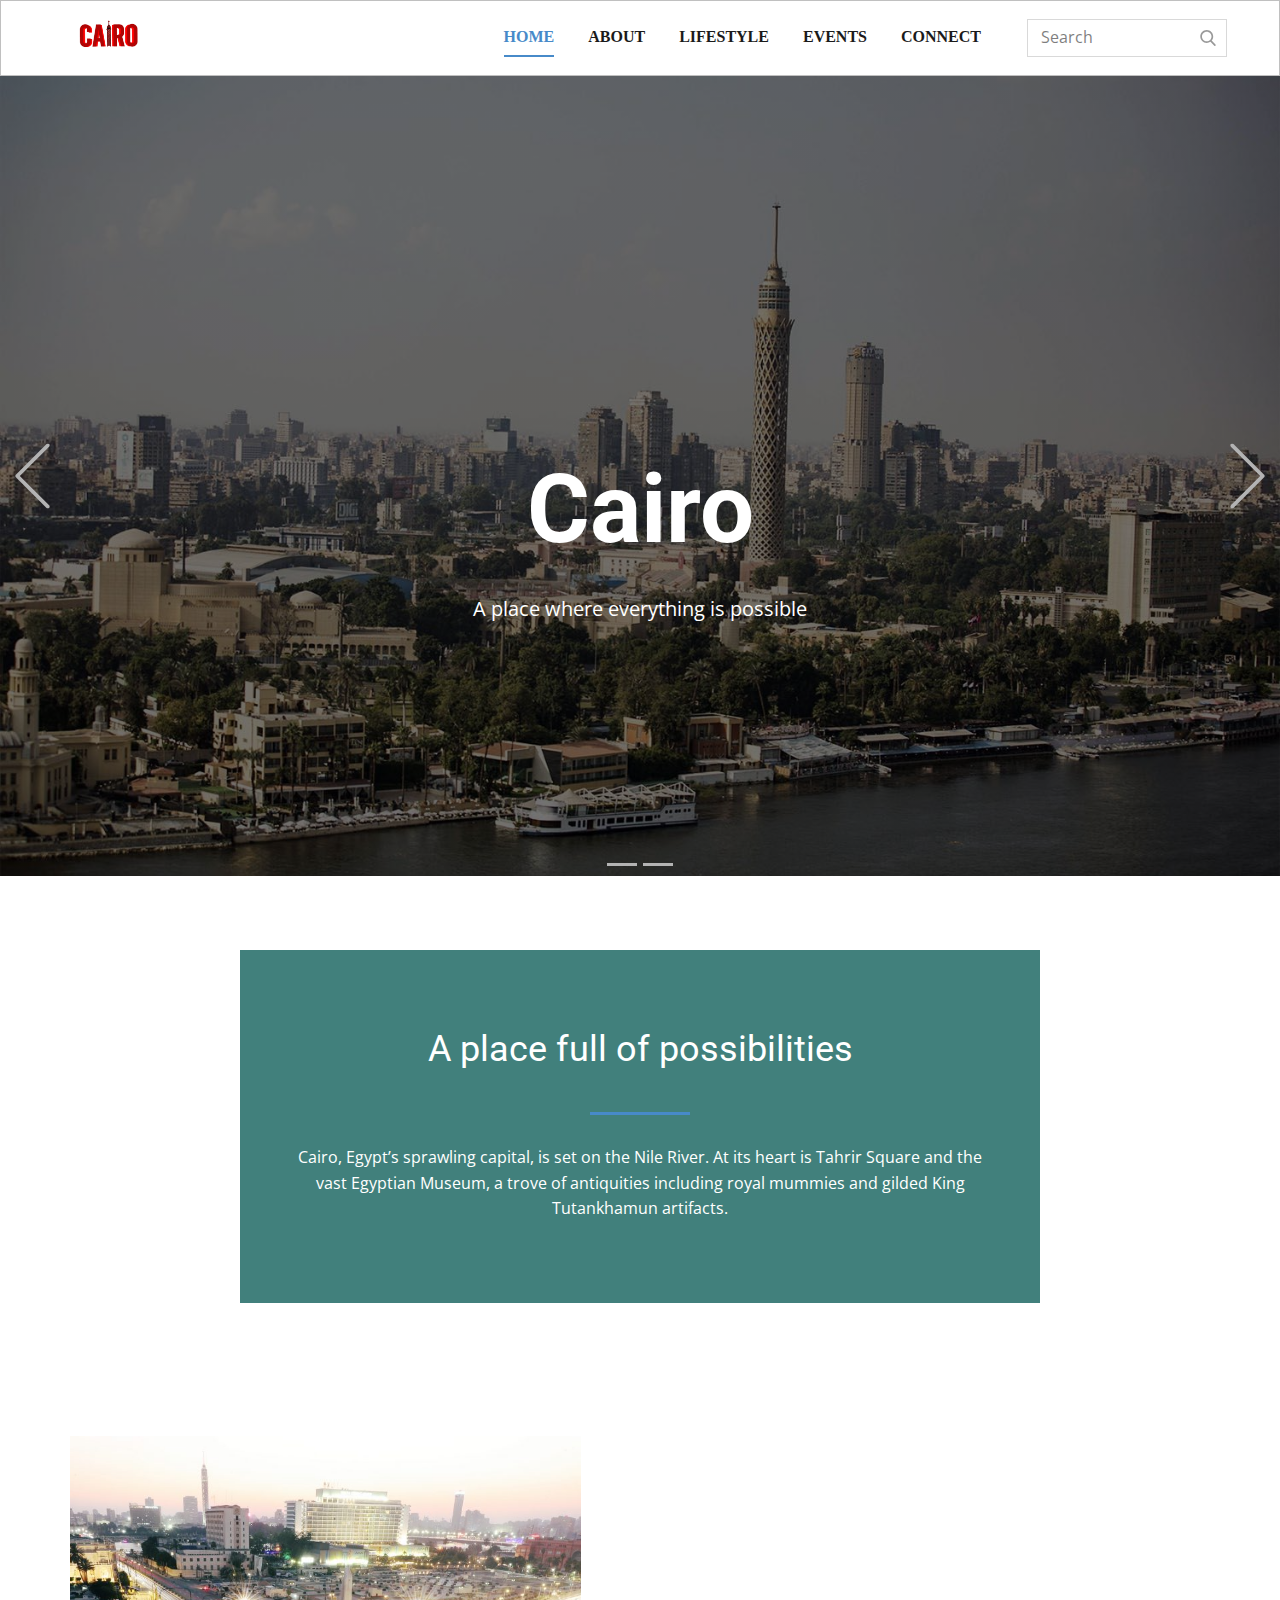
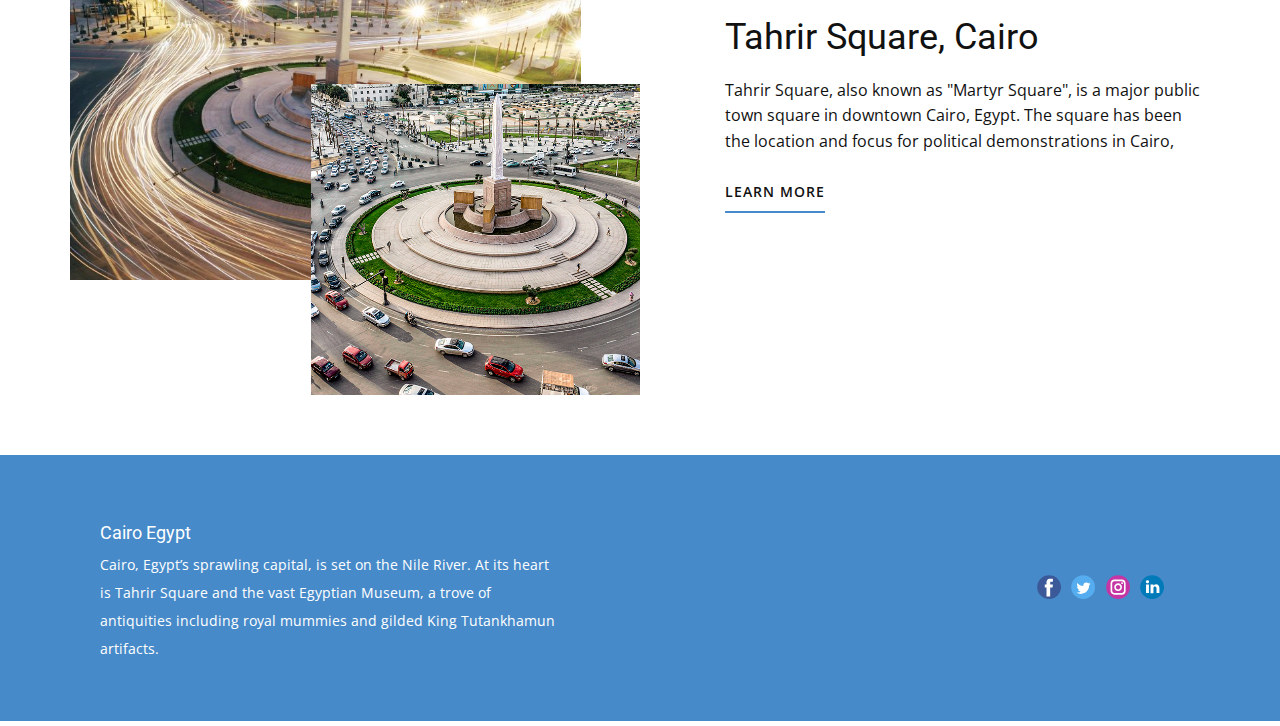
<file: index.html>
<!DOCTYPE html>
 <html>
  <head>
    <meta name="viewport" content="width=device-width, initial-scale=1.0">
    <meta charset="utf-8">
    <meta name="keywords" content="Cairo, مَصر‎, A place full of possibilities, Tahrir Square, Cairo">
    <meta name="description" content="">
    <meta name="page_type" content="np-template-header-footer-from-plugin">
    <title>home</title>
    <link rel="stylesheet" href="nicepage.css" media="screen">
<link rel="stylesheet" href="home.css" media="screen">
    <script class="u-script" type="text/javascript" src="jquery.js" defer=""></script>
    <script class="u-script" type="text/javascript" src="nicepage.js" defer=""></script>
    <meta name="generator" content="Nicepage 3.13.2, nicepage.com">
    
    
    <link id="u-theme-google-font" rel="stylesheet" href="https://fonts.googleapis.com/css?family=Roboto:100,100i,300,300i,400,400i,500,500i,700,700i,900,900i|Open+Sans:300,300i,400,400i,600,600i,700,700i,800,800i">
    <meta property="og:title" content="home">
    <meta property="og:type" content="website">
    <meta name="theme-color" content="#478ac9">
    <link rel="canonical" href="index.html">
    <meta property="og:url" content="index.html">
  </head>
  <body class="u-body"><header class="u-align-center-xs u-border-1 u-border-grey-25 u-clearfix u-header u-header" id="sec-2d72"><div class="u-clearfix u-sheet u-sheet-1">
        <a href="https://nicepage.com" class="u-image u-logo u-image-1" data-image-width="80" data-image-height="40">
          <img src="images/default-logo.png" class="u-logo-image u-logo-image-1" data-image-width="80">
        </a>
        <form action="#" method="get" class="u-border-1 u-border-grey-15 u-search u-search-right u-search-1">
          <button class="u-search-button" type="submit">
            <span class="u-search-icon u-spacing-10 u-text-grey-40">
              <svg class="u-svg-link" preserveAspectRatio="xMidYMin slice" viewBox="0 0 56.966 56.966" style=""><use xmlns:xlink="http://www.w3.org/1999/xlink" xlink:href="#svg-b04b"></use></svg>
              <svg xmlns="http://www.w3.org/2000/svg" xmlns:xlink="http://www.w3.org/1999/xlink" version="1.1" id="svg-b04b" x="0px" y="0px" viewBox="0 0 56.966 56.966" style="enable-background:new 0 0 56.966 56.966;" xml:space="preserve" class="u-svg-content"><path d="M55.146,51.887L41.588,37.786c3.486-4.144,5.396-9.358,5.396-14.786c0-12.682-10.318-23-23-23s-23,10.318-23,23  s10.318,23,23,23c4.761,0,9.298-1.436,13.177-4.162l13.661,14.208c0.571,0.593,1.339,0.92,2.162,0.92  c0.779,0,1.518-0.297,2.079-0.837C56.255,54.982,56.293,53.08,55.146,51.887z M23.984,6c9.374,0,17,7.626,17,17s-7.626,17-17,17  s-17-7.626-17-17S14.61,6,23.984,6z"></path><g></g><g></g><g></g><g></g><g></g><g></g><g></g><g></g><g></g><g></g><g></g><g></g><g></g><g></g><g></g></svg>
            </span>
          </button>
          <input class="u-search-input" type="search" name="search" value="" placeholder="Search">
        </form>
        <nav class="u-align-left u-menu u-menu-dropdown u-nav-spacing-25 u-offcanvas u-menu-1">
          <div class="menu-collapse" style="font-size: 1rem; font-weight: 700; letter-spacing: 0px; text-transform: uppercase;">
            <a class="u-button-style u-custom-active-border-color u-custom-border u-custom-border-color u-custom-borders u-custom-hover-border-color u-custom-padding-bottom u-custom-text-active-color u-custom-text-color u-custom-text-hover-color u-custom-top-bottom-menu-spacing u-nav-link" href="#" style="padding: 2px 0px; font-size: calc(1em + 4px);">
              <svg class="u-svg-link" preserveAspectRatio="xMidYMin slice" viewBox="0 0 302 302" style=""><use xmlns:xlink="http://www.w3.org/1999/xlink" xlink:href="#svg-7b92"></use></svg>
              <svg xmlns="http://www.w3.org/2000/svg" xmlns:xlink="http://www.w3.org/1999/xlink" version="1.1" id="svg-7b92" x="0px" y="0px" viewBox="0 0 302 302" style="enable-background:new 0 0 302 302;" xml:space="preserve" class="u-svg-content"><g><rect y="36" width="302" height="30"></rect><rect y="236" width="302" height="30"></rect><rect y="136" width="302" height="30"></rect>
</g><g></g><g></g><g></g><g></g><g></g><g></g><g></g><g></g><g></g><g></g><g></g><g></g><g></g><g></g><g></g></svg>
            </a>
          </div>
         
          <div class="u-custom-menu u-nav-container">
            <ul class="u-nav u-spacing-30 u-unstyled u-nav-1">
              <li class="u-nav-item">
                <a
                  class="u-border-2 u-border-active-palette-1-base u-border-hover-palette-1-base u-border-no-left u-border-no-right u-border-no-top u-button-style u-nav-link u-text-active-palette-1-base u-text-grey-90 u-text-hover-grey-90"
                  href="index.html"
                  style="padding: 10px 0px"
                  >home</a
                >
              </li>
              <li class="u-nav-item">
                <a
                  class="u-border-2 u-border-active-palette-1-base u-border-hover-palette-1-base u-border-no-left u-border-no-right u-border-no-top u-button-style u-nav-link u-text-active-palette-1-base u-text-grey-90 u-text-hover-grey-90"
                  href="about.html"
                  style="padding: 10px 0px"
                  >about</a
                >
              </li>
              <li class="u-nav-item">
                <a
                  class="u-border-2 u-border-active-palette-1-base u-border-hover-palette-1-base u-border-no-left u-border-no-right u-border-no-top u-button-style u-nav-link u-text-active-palette-1-base u-text-grey-90 u-text-hover-grey-90"
                  href="lifestyle.html"
                  style="padding: 10px 0px"
                  >lifestyle</a
                >
              </li>
              
              <li class="u-nav-item">
                <a
                  class="u-border-2 u-border-active-palette-1-base u-border-hover-palette-1-base u-border-no-left u-border-no-right u-border-no-top u-button-style u-nav-link u-text-active-palette-1-base u-text-grey-90 u-text-hover-grey-90"
                  href="events.html"
                  style="padding: 10px 0px"
                  >events</a
                >
              </li>
              
              <li class="u-nav-item">
                <a
                  class="u-border-2 u-border-active-palette-1-base u-border-hover-palette-1-base u-border-no-left u-border-no-right u-border-no-top u-button-style u-nav-link u-text-active-palette-1-base u-text-grey-90 u-text-hover-grey-90"
                  href="connect.html"
                  style="padding: 10px 0px"
                  >connect</a
                >
              </li>
              
            </ul>
          </div>

              </div>
            </div>
            <div class="u-black u-menu-overlay u-opacity u-opacity-70"></div>
          </div>
        </nav>
      </div></header>
    <section id="carousel_57e4" class="u-carousel u-slide u-block-2a55-1" data-u-ride="carousel" data-interval="5000">
      <ol class="u-absolute-hcenter u-carousel-indicators u-block-2a55-2">
        <li data-u-target="#carousel_57e4" data-u-slide-to="0" class="u-active u-grey-30"></li>
        <li data-u-target="#carousel_57e4" class="u-grey-30" data-u-slide-to="1"></li>
      </ol>
      <div class="u-carousel-inner" role="listbox">
        <div class="u-active u-align-center u-carousel-item u-clearfix u-image u-shading u-section-1-1" src="" data-image-width="1500" data-image-height="1000">
          <div class="u-clearfix u-sheet u-sheet-1">
            <h1 class="u-text u-title u-text-1">Cairo</h1>
            <p class="u-large-text u-text u-text-variant u-text-2">A place where everything is possible</p>
          </div>
        </div>
        <div class="u-align-center u-carousel-item u-clearfix u-image u-shading u-section-1-2" src="" data-image-width="1700" data-image-height="1000">
          <div class="u-clearfix u-sheet u-valign-middle u-sheet-1">
            <h1 class="u-text u-title u-text-1">مَصر‎</h1>
            <p class="u-large-text u-text u-text-variant u-text-2">As many residents usually call it&nbsp;مَصر‎ (misr) signifiying its importance</p>
            <a href="#" class="u-btn u-button-style u-palette-2-base u-btn-1">Read More</a>
          </div>
        </div>
      </div>
      <a class="u-absolute-vcenter u-carousel-control u-carousel-control-prev u-text-grey-30 u-block-2a55-3" href="#carousel_57e4" role="button" data-u-slide="prev">
        <span aria-hidden="true">
          <svg viewBox="0 0 477.175 477.175"><path d="M145.188,238.575l215.5-215.5c5.3-5.3,5.3-13.8,0-19.1s-13.8-5.3-19.1,0l-225.1,225.1c-5.3,5.3-5.3,13.8,0,19.1l225.1,225
                    c2.6,2.6,6.1,4,9.5,4s6.9-1.3,9.5-4c5.3-5.3,5.3-13.8,0-19.1L145.188,238.575z"></path></svg>
        </span>
        <span class="sr-only">Previous</span>
      </a>
      <a class="u-absolute-vcenter u-carousel-control u-carousel-control-next u-text-grey-30 u-block-2a55-4" href="#carousel_57e4" role="button" data-u-slide="next">
        <span aria-hidden="true">
          <svg viewBox="0 0 477.175 477.175"><path d="M360.731,229.075l-225.1-225.1c-5.3-5.3-13.8-5.3-19.1,0s-5.3,13.8,0,19.1l215.5,215.5l-215.5,215.5
                    c-5.3,5.3-5.3,13.8,0,19.1c2.6,2.6,6.1,4,9.5,4c3.4,0,6.9-1.3,9.5-4l225.1-225.1C365.931,242.875,365.931,234.275,360.731,229.075z"></path></svg>
        </span>
        <span class="sr-only">Next</span>
      </a>
    </section>
    <section class="u-align-center u-clearfix u-section-2" id="sec-cc84">
      <div class="u-clearfix u-sheet u-valign-middle u-sheet-1">
        <div class="u-container-style u-group u-palette-4-dark-2 u-group-1">
          <div class="u-container-layout u-valign-middle u-container-layout-1">
            <h2 class="u-align-center u-text u-text-1">A place full of possibilities</h2>
            <div class="u-border-3 u-border-palette-1-base u-line u-line-horizontal u-line-1"></div>
            <p class="u-align-center u-text u-text-2">Cairo, Egypt’s sprawling capital, is set on the Nile River. At its heart is Tahrir Square and the vast Egyptian Museum, a trove of antiquities including royal mummies and gilded King Tutankhamun artifacts.</p>
          </div>
        </div>
      </div>
    </section>
    <section class="u-align-center u-clearfix u-section-3" id="sec-2b23">
      <div class="u-clearfix u-sheet u-valign-middle u-sheet-1">
        <div class="u-clearfix u-expanded-width u-gutter-0 u-layout-wrap u-layout-wrap-1">
          <div class="u-layout">
            <div class="u-layout-row">
              <div class="u-container-style u-expand-resize u-layout-cell u-left-cell u-size-30 u-layout-cell-1">
                <div class="u-container-layout">
                  <img class="u-image u-image-1" data-image-width="960" data-image-height="662" src="images/tahr-960x662.jpg">
                  <img alt="" class="u-align-left u-image u-image-2" data-image-width="650" data-image-height="975" src="images/lmd_0221_08_getty_1230340577_-f5ce1.jpg">
                </div>
              </div>
              <div class="u-align-left u-container-style u-layout-cell u-right-cell u-size-30 u-layout-cell-2">
                <div class="u-container-layout u-valign-middle u-container-layout-2">
                  <h2 class="u-text u-text-1">Tahrir Square, Cairo</h2>
                  <p class="u-text u-text-2">Tahrir Square, also known as "Martyr Square", is a major public town square in downtown Cairo, Egypt. The square has been the location and focus for political demonstrations in Cairo,&nbsp;</p>
                  <a href="about.html" data-page-id="90470629" class="u-border-2 u-border-palette-1-base u-btn u-btn-rectangle u-button-style u-none u-text-body-color u-text-hover-palette-1-base u-btn-1">learn more</a>
                </div>
              </div>
            </div>
          </div>
        </div>
      </div>
    </section>
    
    
    <footer class="u-clearfix u-footer u-palette-1-base" id="sec-7d85"><div class="u-clearfix u-sheet u-sheet-1">
        <div class="u-clearfix u-expanded-width u-gutter-30 u-layout-wrap u-layout-wrap-1">
          <div class="u-gutter-0 u-layout">
            <div class="u-layout-row">
              <div class="u-align-center-sm u-align-center-xs u-align-left-md u-align-left-xl u-container-style u-layout-cell u-left-cell u-size-20 u-size-20-md u-layout-cell-1">
                <div class="u-container-layout u-container-layout-1"><!--position-->
                  <div data-position="" class="u-position u-position-1"><!--block-->
                    <div class="u-block">
                      <div class="u-block-container u-clearfix"><!--block_header-->
                        <h5 class="u-block-header u-text u-text-1"><!--block_header_content--> Cairo Egypt<!--/block_header_content--></h5><!--/block_header--><!--block_content-->
                        <div class="u-block-content u-text u-text-2"><!--block_content_content-->Cairo, Egypt’s sprawling capital, is set on the Nile River. At its heart is Tahrir Square and the vast Egyptian Museum, a trove of antiquities including royal mummies and gilded King Tutankhamun artifacts.<!--/block_content_content--></div><!--/block_content-->
                      </div>
                    </div><!--/block-->
                  </div><!--/position-->
                </div>
              </div>
              <div class="u-align-center-sm u-align-left-lg u-align-left-md u-align-left-xl u-container-style u-layout-cell u-size-20 u-size-20-md u-layout-cell-2">
                <div class="u-container-layout u-container-layout-2"></div>
              </div>
              <div class="u-align-center-sm u-align-center-xs u-align-left-md u-align-right-lg u-align-right-xl u-container-style u-layout-cell u-right-cell u-size-20 u-size-20-md u-layout-cell-3">
                <div class="u-container-layout u-container-layout-3">
                  <div class="u-social-icons u-spacing-10 u-social-icons-1">
                    <a class="u-social-url" title="facebook" target="_blank" href="#"><span class="u-icon u-icon-circle u-social-facebook u-social-icon u-icon-1"><svg class="u-svg-link" preserveAspectRatio="xMidYMin slice" viewBox="0 0 112 112" style=""><use xmlns:xlink="http://www.w3.org/1999/xlink" xlink:href="#svg-481b"></use></svg><svg class="u-svg-content" viewBox="0 0 112 112" x="0" y="0" id="svg-481b"><circle fill="currentColor" cx="56.1" cy="56.1" r="55"></circle><path fill="#FFFFFF" d="M73.5,31.6h-9.1c-1.4,0-3.6,0.8-3.6,3.9v8.5h12.6L72,58.3H60.8v40.8H43.9V58.3h-8V43.9h8v-9.2
            c0-6.7,3.1-17,17-17h12.5v13.9H73.5z"></path></svg></span>
                    </a>
                    <a class="u-social-url" title="twitter" target="_blank" href="#"><span class="u-icon u-icon-circle u-social-icon u-social-twitter u-icon-2"><svg class="u-svg-link" preserveAspectRatio="xMidYMin slice" viewBox="0 0 112 112" style=""><use xmlns:xlink="http://www.w3.org/1999/xlink" xlink:href="#svg-52f6"></use></svg><svg class="u-svg-content" viewBox="0 0 112 112" x="0" y="0" id="svg-52f6"><circle fill="currentColor" class="st0" cx="56.1" cy="56.1" r="55"></circle><path fill="#FFFFFF" d="M83.8,47.3c0,0.6,0,1.2,0,1.7c0,17.7-13.5,38.2-38.2,38.2C38,87.2,31,85,25,81.2c1,0.1,2.1,0.2,3.2,0.2
            c6.3,0,12.1-2.1,16.7-5.7c-5.9-0.1-10.8-4-12.5-9.3c0.8,0.2,1.7,0.2,2.5,0.2c1.2,0,2.4-0.2,3.5-0.5c-6.1-1.2-10.8-6.7-10.8-13.1
            c0-0.1,0-0.1,0-0.2c1.8,1,3.9,1.6,6.1,1.7c-3.6-2.4-6-6.5-6-11.2c0-2.5,0.7-4.8,1.8-6.7c6.6,8.1,16.5,13.5,27.6,14
            c-0.2-1-0.3-2-0.3-3.1c0-7.4,6-13.4,13.4-13.4c3.9,0,7.3,1.6,9.8,4.2c3.1-0.6,5.9-1.7,8.5-3.3c-1,3.1-3.1,5.8-5.9,7.4
            c2.7-0.3,5.3-1,7.7-2.1C88.7,43,86.4,45.4,83.8,47.3z"></path></svg></span>
                    </a>
                    <a class="u-social-url" title="instagram" target="_blank" href="#"><span class="u-icon u-icon-circle u-social-icon u-social-instagram u-icon-3"><svg class="u-svg-link" preserveAspectRatio="xMidYMin slice" viewBox="0 0 112 112" style=""><use xmlns:xlink="http://www.w3.org/1999/xlink" xlink:href="#svg-3d7b"></use></svg><svg class="u-svg-content" viewBox="0 0 112 112" x="0" y="0" id="svg-3d7b"><circle fill="currentColor" cx="56.1" cy="56.1" r="55"></circle><path fill="#FFFFFF" d="M55.9,38.2c-9.9,0-17.9,8-17.9,17.9C38,66,46,74,55.9,74c9.9,0,17.9-8,17.9-17.9C73.8,46.2,65.8,38.2,55.9,38.2
            z M55.9,66.4c-5.7,0-10.3-4.6-10.3-10.3c-0.1-5.7,4.6-10.3,10.3-10.3c5.7,0,10.3,4.6,10.3,10.3C66.2,61.8,61.6,66.4,55.9,66.4z"></path><path fill="#FFFFFF" d="M74.3,33.5c-2.3,0-4.2,1.9-4.2,4.2s1.9,4.2,4.2,4.2s4.2-1.9,4.2-4.2S76.6,33.5,74.3,33.5z"></path><path fill="#FFFFFF" d="M73.1,21.3H38.6c-9.7,0-17.5,7.9-17.5,17.5v34.5c0,9.7,7.9,17.6,17.5,17.6h34.5c9.7,0,17.5-7.9,17.5-17.5V38.8
            C90.6,29.1,82.7,21.3,73.1,21.3z M83,73.3c0,5.5-4.5,9.9-9.9,9.9H38.6c-5.5,0-9.9-4.5-9.9-9.9V38.8c0-5.5,4.5-9.9,9.9-9.9h34.5
            c5.5,0,9.9,4.5,9.9,9.9V73.3z"></path></svg></span>
                    </a>
                    <a class="u-social-url" title="linkedin" target="_blank" href="#"><span class="u-icon u-icon-circle u-social-icon u-social-linkedin u-icon-4"><svg class="u-svg-link" preserveAspectRatio="xMidYMin slice" viewBox="0 0 112 112" style=""><use xmlns:xlink="http://www.w3.org/1999/xlink" xlink:href="#svg-d829"></use></svg><svg class="u-svg-content" viewBox="0 0 112 112" x="0" y="0" id="svg-d829"><circle fill="currentColor" cx="56.1" cy="56.1" r="55"></circle><path fill="#FFFFFF" d="M41.3,83.7H27.9V43.4h13.4V83.7z M34.6,37.9L34.6,37.9c-4.6,0-7.5-3.1-7.5-7c0-4,3-7,7.6-7s7.4,3,7.5,7
            C42.2,34.8,39.2,37.9,34.6,37.9z M89.6,83.7H76.2V62.2c0-5.4-1.9-9.1-6.8-9.1c-3.7,0-5.9,2.5-6.9,4.9c-0.4,0.9-0.4,2.1-0.4,3.3v22.5
            H48.7c0,0,0.2-36.5,0-40.3h13.4v5.7c1.8-2.7,5-6.7,12.1-6.7c8.8,0,15.4,5.8,15.4,18.1V83.7z"></path></svg></span>
                    </a>
                  </div>
                </div>
              </div>
            </div>
          </div>
        </div>
      </div></footer>
  </body>
</html>
</file>
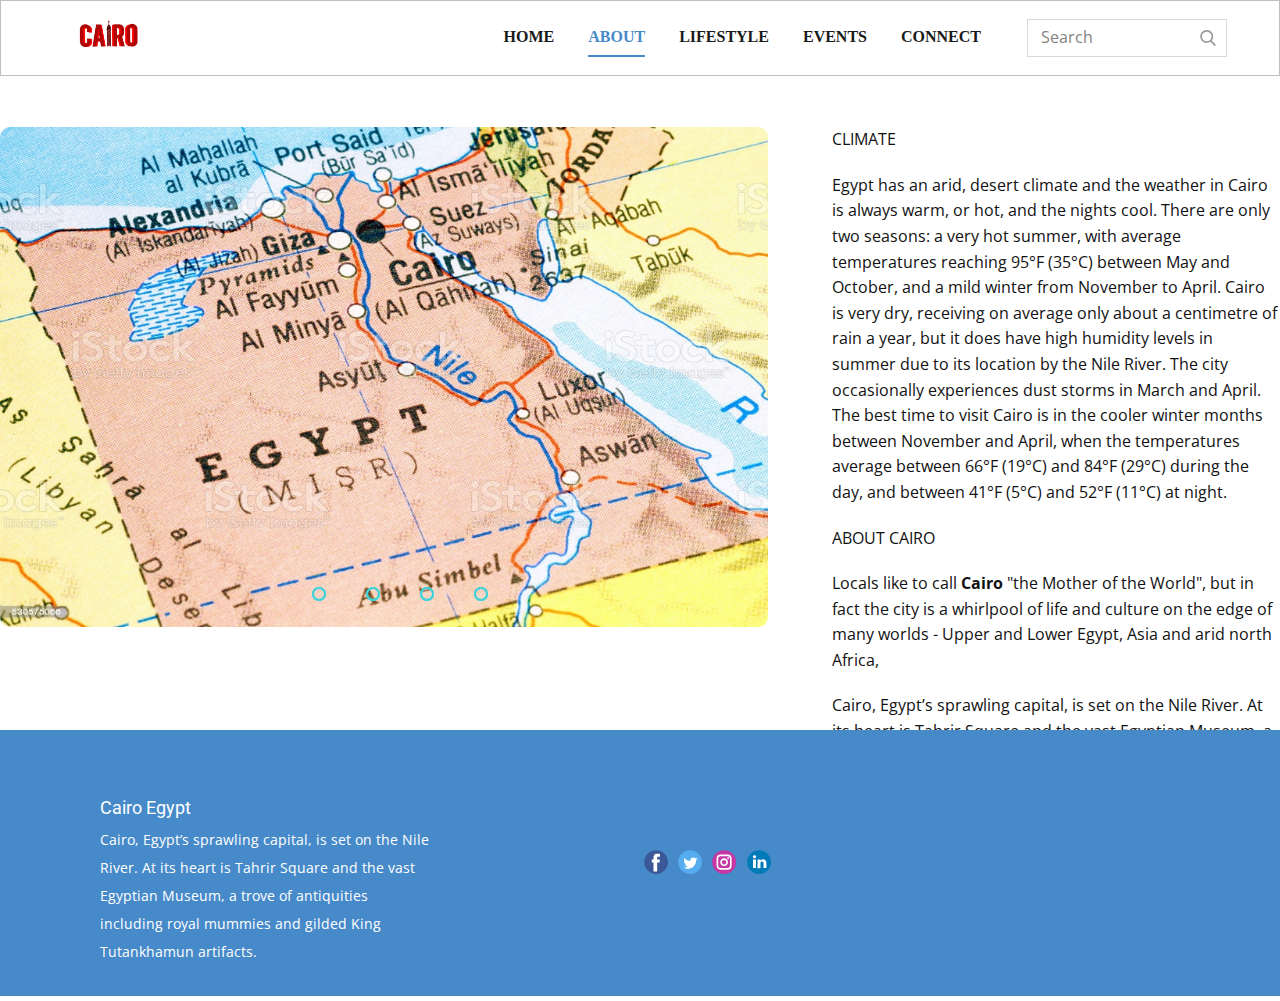
<file: about.html>
<!DOCTYPE html>
<html style="font-size: 16px">


<style>


aside{
  float: right;
  width: 35%;
  background-color: rgb(#FFFFFF);
}

  .slider{
    width: 60%;
    height: 50%;
    border-radius: 10px;
    overflow: hidden;
  }
  
  .slides{
    width: 500%;
    height: 500px;
    display: flex;
  }
  
  .slides input{
    display: none;
  }
  
  .slide{
    width: 20%;
    transition: 2s;
  }
  
  .slide img{
    width: 800px;
    height: 500px;
  }
  
  /*css for manual slide navigation*/
  
  .navigation-manual{
    position: absolute;
    width: 800px;
    margin-top: -40px;
    display: flex;
    justify-content: center;
  }
  
  .manual-btn{
    border: 2px solid #40D3DC;
    padding: 5px;
    border-radius: 10px;
    cursor: pointer;
    transition: 1s;
  }
  
  .manual-btn:not(:last-child){
    margin-right: 40px;
  }
  
  .manual-btn:hover{
    background: #40D3DC;
  }
  
  #radio1:checked ~ .first{
    margin-left: 0;
  }
  
  #radio2:checked ~ .first{
    margin-left: -20%;
  }
  
  #radio3:checked ~ .first{
    margin-left: -40%;
  }
  
  #radio4:checked ~ .first{
    margin-left: -60%;
  }
  
  /*css for automatic navigation*/
  
  .navigation-auto{
    position: absolute;
    display: flex;
    width: 800px;
    justify-content: center;
    margin-top: 460px;
  }
  
  .navigation-auto div{
    border: 2px solid #40D3DC;
    padding: 5px;
    border-radius: 10px;
    transition: 1s;
  }
  
  .navigation-auto div:not(:last-child){
    margin-right: 40px;
  }
  
  #radio1:checked ~ .navigation-auto .auto-btn1{
    background: #40D3DC;
  }
  
  #radio2:checked ~ .navigation-auto .auto-btn2{
    background: #40D3DC;
  }
  
  #radio3:checked ~ .navigation-auto .auto-btn3{
    background: #40D3DC;
  }   
  
  #radio4:checked ~ .navigation-auto .auto-btn4{
    background: #40D3DC;
  }
        




  </style>




  <head>
    <meta name="viewport" content="width=device-width, initial-scale=1.0" />
    <meta charset="utf-8" />
    <meta name="keywords" content="" />
    <meta name="description" content="" />
    <meta name="page_type" content="np-template-header-footer-from-plugin" />
    <title>about</title>
    <link rel="stylesheet" href="nicepage.css" media="screen" />
    <link rel="stylesheet" href="about.css" media="screen" />
    <script
      class="u-script"
      type="text/javascript"
      src="jquery.js"
      defer=""
    ></script>
    <script
      class="u-script"
      type="text/javascript"
      src="nicepage.js"
      defer=""
    ></script>
    <meta name="generator" content="Nicepage 3.13.2, nicepage.com" />
    <link
      id="u-theme-google-font"
      rel="stylesheet"
      href="https://fonts.googleapis.com/css?family=Roboto:100,100i,300,300i,400,400i,500,500i,700,700i,900,900i|Open+Sans:300,300i,400,400i,600,600i,700,700i,800,800i"
    />
    <meta property="og:title" content="about" />
    <meta property="og:type" content="website" />
    <meta name="theme-color" content="#478ac9" />
    <link rel="canonical" href="index.html" />
    <meta property="og:url" content="index.html" />
  </head>
  <body class="u-body">
    <header
      class="u-align-center-xs u-border-1 u-border-grey-25 u-clearfix u-header u-header"
      id="sec-2d72"
    >
      <div class="u-clearfix u-sheet u-sheet-1">
        <a
          href="https://nicepage.com"
          class="u-image u-logo u-image-1"
          data-image-width="80"
          data-image-height="40"
        >
          <img
            src="images/default-logo.png"
            class="u-logo-image u-logo-image-1"
            data-image-width="80"
          />
        </a>
        <form
          action="#"
          method="get"
          class="u-border-1 u-border-grey-15 u-search u-search-right u-search-1"
        >
          <button class="u-search-button" type="submit">
            <span class="u-search-icon u-spacing-10 u-text-grey-40">
              <svg
                class="u-svg-link"
                preserveAspectRatio="xMidYMin slice"
                viewBox="0 0 56.966 56.966"
                style=""
              >
                <use
                  xmlns:xlink="http://www.w3.org/1999/xlink"
                  xlink:href="#svg-b04b"
                ></use>
              </svg>
              <svg
                xmlns="http://www.w3.org/2000/svg"
                xmlns:xlink="http://www.w3.org/1999/xlink"
                version="1.1"
                id="svg-b04b"
                x="0px"
                y="0px"
                viewBox="0 0 56.966 56.966"
                style="enable-background: new 0 0 56.966 56.966"
                xml:space="preserve"
                class="u-svg-content"
              >
                <path
                  d="M55.146,51.887L41.588,37.786c3.486-4.144,5.396-9.358,5.396-14.786c0-12.682-10.318-23-23-23s-23,10.318-23,23  s10.318,23,23,23c4.761,0,9.298-1.436,13.177-4.162l13.661,14.208c0.571,0.593,1.339,0.92,2.162,0.92  c0.779,0,1.518-0.297,2.079-0.837C56.255,54.982,56.293,53.08,55.146,51.887z M23.984,6c9.374,0,17,7.626,17,17s-7.626,17-17,17  s-17-7.626-17-17S14.61,6,23.984,6z"
                ></path>
                
              </svg>
            </span>
          </button>
          <input
            class="u-search-input"
            type="search"
            name="search"
            value=""
            placeholder="Search"
          />
        </form>
        <nav
          class="u-align-left u-menu u-menu-dropdown u-nav-spacing-25 u-offcanvas u-menu-1"
        >
          <div
            class="menu-collapse"
            style="
              font-size: 1rem;
              font-weight: 700;
              letter-spacing: 0px;
              text-transform: uppercase;
            "
          >
            <a
              class="u-button-style u-custom-active-border-color u-custom-border u-custom-border-color u-custom-borders u-custom-hover-border-color u-custom-padding-bottom u-custom-text-active-color u-custom-text-color u-custom-text-hover-color u-custom-top-bottom-menu-spacing u-nav-link"
              href="#"
              style="padding: 2px 0px; font-size: calc(1em + 4px)"
            >
              <svg
                class="u-svg-link"
                preserveAspectRatio="xMidYMin slice"
                viewBox="0 0 302 302"
                style=""
              >
                <use
                  xmlns:xlink="http://www.w3.org/1999/xlink"
                  xlink:href="#svg-7b92"
                ></use>
              </svg>
              <svg
                xmlns="http://www.w3.org/2000/svg"
                xmlns:xlink="http://www.w3.org/1999/xlink"
                version="1.1"
                id="svg-7b92"
                x="0px"
                y="0px"
                viewBox="0 0 302 302"
                style="enable-background: new 0 0 302 302"
                xml:space="preserve"
                class="u-svg-content"
              >
                <g>
                  <rect y="36" width="302" height="30"></rect>
                  <rect y="236" width="302" height="30"></rect>
                  <rect y="136" width="302" height="30"></rect>
                </g>
                
              </svg>
            </a>
          </div>
          <div class="u-custom-menu u-nav-container">
            <ul class="u-nav u-spacing-30 u-unstyled u-nav-1">
              <li class="u-nav-item">
                <a
                  class="u-border-2 u-border-active-palette-1-base u-border-hover-palette-1-base u-border-no-left u-border-no-right u-border-no-top u-button-style u-nav-link u-text-active-palette-1-base u-text-grey-90 u-text-hover-grey-90"
                  href="index.html"
                  style="padding: 10px 0px"
                  >home</a
                >
              </li>
              <li class="u-nav-item">
                <a
                  class="u-border-2 u-border-active-palette-1-base u-border-hover-palette-1-base u-border-no-left u-border-no-right u-border-no-top u-button-style u-nav-link u-text-active-palette-1-base u-text-grey-90 u-text-hover-grey-90"
                  href="about.html"
                  style="padding: 10px 0px"
                  >about</a
                >
              </li>
              <li class="u-nav-item">
                <a
                  class="u-border-2 u-border-active-palette-1-base u-border-hover-palette-1-base u-border-no-left u-border-no-right u-border-no-top u-button-style u-nav-link u-text-active-palette-1-base u-text-grey-90 u-text-hover-grey-90"
                  href="lifestyle.html"
                  style="padding: 10px 0px"
                  >lifestyle</a
                >
              </li>
              
              <li class="u-nav-item">
                <a
                  class="u-border-2 u-border-active-palette-1-base u-border-hover-palette-1-base u-border-no-left u-border-no-right u-border-no-top u-button-style u-nav-link u-text-active-palette-1-base u-text-grey-90 u-text-hover-grey-90"
                  href="events.html"
                  style="padding: 10px 0px"
                  >events</a
                >
              </li>
              
              <li class="u-nav-item">
                <a
                  class="u-border-2 u-border-active-palette-1-base u-border-hover-palette-1-base u-border-no-left u-border-no-right u-border-no-top u-button-style u-nav-link u-text-active-palette-1-base u-text-grey-90 u-text-hover-grey-90"
                  href="connect.html"
                  style="padding: 10px 0px"
                  >connect</a
                >
              </li>
              
            </ul>
          </div>
         
        </nav>
      </div>
    </header>
    <br>
  </br>
    



   <aside>
     <h>CLIMATE
     </h>
     <p>Egypt has an arid, desert climate and the weather in Cairo is always warm, or hot, and the nights cool. There are only two seasons: a very hot summer, with average temperatures reaching 95°F (35°C) between May and October, and a mild winter from November to April. Cairo is very dry, receiving on average only about a centimetre of rain a year, but it does have high humidity levels in summer due to its location by the Nile River. The city occasionally experiences dust storms in March and April. The best time to visit Cairo is in the cooler winter months between November and April, when the temperatures average between 66°F (19°C) and 84°F (29°C) during the day, and between 41°F (5°C) and 52°F (11°C) at night.</p>
     <h>ABOUT CAIRO</h>
     <p>
       Locals like to call&nbsp;<b>Cairo</b>&nbsp;"the
       Mother of the World", but in fact the city is a
       whirlpool of life and culture on the edge of many
       worlds - Upper and Lower Egypt, Asia and arid north
       Africa,
     </p>
   
   <p>
    Cairo, Egypt’s sprawling
    capital, is set on the Nile River. At its heart is
    Tahrir Square and the vast Egyptian Museum, a trove of
    antiquities including royal mummies and gilded King
    Tutankhamun artifacts.
  </p>
  


   </aside>
    <article>     
      <section>
          <!--image slider start-->
 <div class="slider">
     <div class="slides">
       <!--radio buttons start-->
       <input type="radio" name="radio-btn" id="radio1">
       <input type="radio" name="radio-btn" id="radio2">
       <input type="radio" name="radio-btn" id="radio3">
       <input type="radio" name="radio-btn" id="radio4">
       <!--radio buttons end-->
       <!--slide images start-->
       <div class="slide first">
         <img src="images/map1.jpg" alt="">
       </div>
       <div class="slide">
         <img src="images/temperature.PNG" alt="">
       </div>
       <div class="slide">
         <img src="images/rainfall.PNG" alt="">
       </div>
       <div class="slide">
         <img src="images/history2.PNG" alt="">
       </div>
       <!--slide images end-->
       <!--automatic navigation start-->
       <div class="navigation-auto">
         <div class="auto-btn1"></div>
         <div class="auto-btn2"></div>
         <div class="auto-btn3"></div>
         <div class="auto-btn4"></div>
       </div>
       <!--automatic navigation end-->
     </div>
     <!--manual navigation start-->
     <div class="navigation-manual">
       <label for="radio1" class="manual-btn"></label>
       <label for="radio2" class="manual-btn"></label>
       <label for="radio3" class="manual-btn"></label>
       <label for="radio4" class="manual-btn"></label>
     </div>
     <!--manual navigation end-->
   </div>
   <!--image slider end-->

   <script type="text/javascript">
   var counter = 1;
   setInterval(function(){
     document.getElementById('radio' + counter).checked = true;
     counter++;
     if(counter > 4){
       counter = 1;
     }
   }, 5000);
   </script>
      </section>
   </article>
   <br>
  </br>
  <br>
</br>

    <footer class="u-clearfix u-footer u-palette-1-base" id="sec-7d85">
      <div class="u-clearfix u-sheet u-sheet-1">
        <div
          class="u-clearfix u-expanded-width u-gutter-30 u-layout-wrap u-layout-wrap-1"
        >
          <div class="u-gutter-0 u-layout">
            <div class="u-layout-row">
              <div
                class="u-align-center-sm u-align-center-xs u-align-left-md u-align-left-xl u-container-style u-layout-cell u-left-cell u-size-20 u-size-20-md u-layout-cell-1"
              >
                <div class="u-container-layout u-container-layout-1">
                  <!--position-->
                  <div data-position="" class="u-position u-position-1">
                    <!--block-->
                    <div class="u-block">
                      <div class="u-block-container u-clearfix">
                        <!--block_header-->
                        <h5 class="u-block-header u-text u-text-1">
                          <!--block_header_content-->
                          Cairo Egypt<!--/block_header_content-->
                        </h5>
                        <!--/block_header--><!--block_content-->
                        <div class="u-block-content u-text u-text-2">
                          <!--block_content_content-->Cairo, Egypt’s sprawling
                          capital, is set on the Nile River. At its heart is
                          Tahrir Square and the vast Egyptian Museum, a trove of
                          antiquities including royal mummies and gilded King
                          Tutankhamun artifacts.<!--/block_content_content-->
                        </div>
                        <!--/block_content-->
                      </div>
                    </div>
                    <!--/block-->
                  </div>
                  <!--/position-->
                </div>
              </div>
              <div
                class="u-align-center-sm u-align-left-lg u-align-left-md u-align-left-xl u-container-style u-layout-cell u-size-20 u-size-20-md u-layout-cell-2"
              >
                <div class="u-container-layout u-container-layout-2"></div>
              </div>
              <div
                class="u-align-center-sm u-align-center-xs u-align-left-md u-align-right-lg u-align-right-xl u-container-style u-layout-cell u-right-cell u-size-20 u-size-20-md u-layout-cell-3"
              >
                <div class="u-container-layout u-container-layout-3">
                  <div class="u-social-icons u-spacing-10 u-social-icons-1">
                    <a
                      class="u-social-url"
                      title="facebook"
                      target="_blank"
                      href="#"
                      ><span
                        class="u-icon u-icon-circle u-social-facebook u-social-icon u-icon-1"
                        ><svg
                          class="u-svg-link"
                          preserveAspectRatio="xMidYMin slice"
                          viewBox="0 0 112 112"
                          style=""
                        >
                          <use
                            xmlns:xlink="http://www.w3.org/1999/xlink"
                            xlink:href="#svg-481b"
                          ></use></svg
                        ><svg
                          class="u-svg-content"
                          viewBox="0 0 112 112"
                          x="0"
                          y="0"
                          id="svg-481b"
                        >
                          <circle
                            fill="currentColor"
                            cx="56.1"
                            cy="56.1"
                            r="55"
                          ></circle>
                          <path
                            fill="#FFFFFF"
                            d="M73.5,31.6h-9.1c-1.4,0-3.6,0.8-3.6,3.9v8.5h12.6L72,58.3H60.8v40.8H43.9V58.3h-8V43.9h8v-9.2
            c0-6.7,3.1-17,17-17h12.5v13.9H73.5z"
                          ></path></svg
                      ></span>
                    </a>
                    <a
                      class="u-social-url"
                      title="twitter"
                      target="_blank"
                      href="#"
                      ><span
                        class="u-icon u-icon-circle u-social-icon u-social-twitter u-icon-2"
                        ><svg
                          class="u-svg-link"
                          preserveAspectRatio="xMidYMin slice"
                          viewBox="0 0 112 112"
                          style=""
                        >
                          <use
                            xmlns:xlink="http://www.w3.org/1999/xlink"
                            xlink:href="#svg-52f6"
                          ></use></svg
                        ><svg
                          class="u-svg-content"
                          viewBox="0 0 112 112"
                          x="0"
                          y="0"
                          id="svg-52f6"
                        >
                          <circle
                            fill="currentColor"
                            class="st0"
                            cx="56.1"
                            cy="56.1"
                            r="55"
                          ></circle>
                          <path
                            fill="#FFFFFF"
                            d="M83.8,47.3c0,0.6,0,1.2,0,1.7c0,17.7-13.5,38.2-38.2,38.2C38,87.2,31,85,25,81.2c1,0.1,2.1,0.2,3.2,0.2
            c6.3,0,12.1-2.1,16.7-5.7c-5.9-0.1-10.8-4-12.5-9.3c0.8,0.2,1.7,0.2,2.5,0.2c1.2,0,2.4-0.2,3.5-0.5c-6.1-1.2-10.8-6.7-10.8-13.1
            c0-0.1,0-0.1,0-0.2c1.8,1,3.9,1.6,6.1,1.7c-3.6-2.4-6-6.5-6-11.2c0-2.5,0.7-4.8,1.8-6.7c6.6,8.1,16.5,13.5,27.6,14
            c-0.2-1-0.3-2-0.3-3.1c0-7.4,6-13.4,13.4-13.4c3.9,0,7.3,1.6,9.8,4.2c3.1-0.6,5.9-1.7,8.5-3.3c-1,3.1-3.1,5.8-5.9,7.4
            c2.7-0.3,5.3-1,7.7-2.1C88.7,43,86.4,45.4,83.8,47.3z"
                          ></path></svg
                      ></span>
                    </a>
                    <a
                      class="u-social-url"
                      title="instagram"
                      target="_blank"
                      href="#"
                      ><span
                        class="u-icon u-icon-circle u-social-icon u-social-instagram u-icon-3"
                        ><svg
                          class="u-svg-link"
                          preserveAspectRatio="xMidYMin slice"
                          viewBox="0 0 112 112"
                          style=""
                        >
                          <use
                            xmlns:xlink="http://www.w3.org/1999/xlink"
                            xlink:href="#svg-3d7b"
                          ></use></svg
                        ><svg
                          class="u-svg-content"
                          viewBox="0 0 112 112"
                          x="0"
                          y="0"
                          id="svg-3d7b"
                        >
                          <circle
                            fill="currentColor"
                            cx="56.1"
                            cy="56.1"
                            r="55"
                          ></circle>
                          <path
                            fill="#FFFFFF"
                            d="M55.9,38.2c-9.9,0-17.9,8-17.9,17.9C38,66,46,74,55.9,74c9.9,0,17.9-8,17.9-17.9C73.8,46.2,65.8,38.2,55.9,38.2
            z M55.9,66.4c-5.7,0-10.3-4.6-10.3-10.3c-0.1-5.7,4.6-10.3,10.3-10.3c5.7,0,10.3,4.6,10.3,10.3C66.2,61.8,61.6,66.4,55.9,66.4z"
                          ></path>
                          <path
                            fill="#FFFFFF"
                            d="M74.3,33.5c-2.3,0-4.2,1.9-4.2,4.2s1.9,4.2,4.2,4.2s4.2-1.9,4.2-4.2S76.6,33.5,74.3,33.5z"
                          ></path>
                          <path
                            fill="#FFFFFF"
                            d="M73.1,21.3H38.6c-9.7,0-17.5,7.9-17.5,17.5v34.5c0,9.7,7.9,17.6,17.5,17.6h34.5c9.7,0,17.5-7.9,17.5-17.5V38.8
            C90.6,29.1,82.7,21.3,73.1,21.3z M83,73.3c0,5.5-4.5,9.9-9.9,9.9H38.6c-5.5,0-9.9-4.5-9.9-9.9V38.8c0-5.5,4.5-9.9,9.9-9.9h34.5
            c5.5,0,9.9,4.5,9.9,9.9V73.3z"
                          ></path></svg
                      ></span>
                    </a>
                    <a
                      class="u-social-url"
                      title="linkedin"
                      target="_blank"
                      href="#"
                      ><span
                        class="u-icon u-icon-circle u-social-icon u-social-linkedin u-icon-4"
                        ><svg
                          class="u-svg-link"
                          preserveAspectRatio="xMidYMin slice"
                          viewBox="0 0 112 112"
                          style=""
                        >
                          <use
                            xmlns:xlink="http://www.w3.org/1999/xlink"
                            xlink:href="#svg-d829"
                          ></use></svg
                        ><svg
                          class="u-svg-content"
                          viewBox="0 0 112 112"
                          x="0"
                          y="0"
                          id="svg-d829"
                        >
                          <circle
                            fill="currentColor"
                            cx="56.1"
                            cy="56.1"
                            r="55"
                          ></circle>
                          <path
                            fill="#FFFFFF"
                            d="M41.3,83.7H27.9V43.4h13.4V83.7z M34.6,37.9L34.6,37.9c-4.6,0-7.5-3.1-7.5-7c0-4,3-7,7.6-7s7.4,3,7.5,7
            C42.2,34.8,39.2,37.9,34.6,37.9z M89.6,83.7H76.2V62.2c0-5.4-1.9-9.1-6.8-9.1c-3.7,0-5.9,2.5-6.9,4.9c-0.4,0.9-0.4,2.1-0.4,3.3v22.5
            H48.7c0,0,0.2-36.5,0-40.3h13.4v5.7c1.8-2.7,5-6.7,12.1-6.7c8.8,0,15.4,5.8,15.4,18.1V83.7z"
                          ></path></svg
                      ></span>
                    </a>
                  </div>
                </div>
              </div>
            </div>
          </div>
        </div>
      </div>
    </footer>
  </body>
</html>
</file>
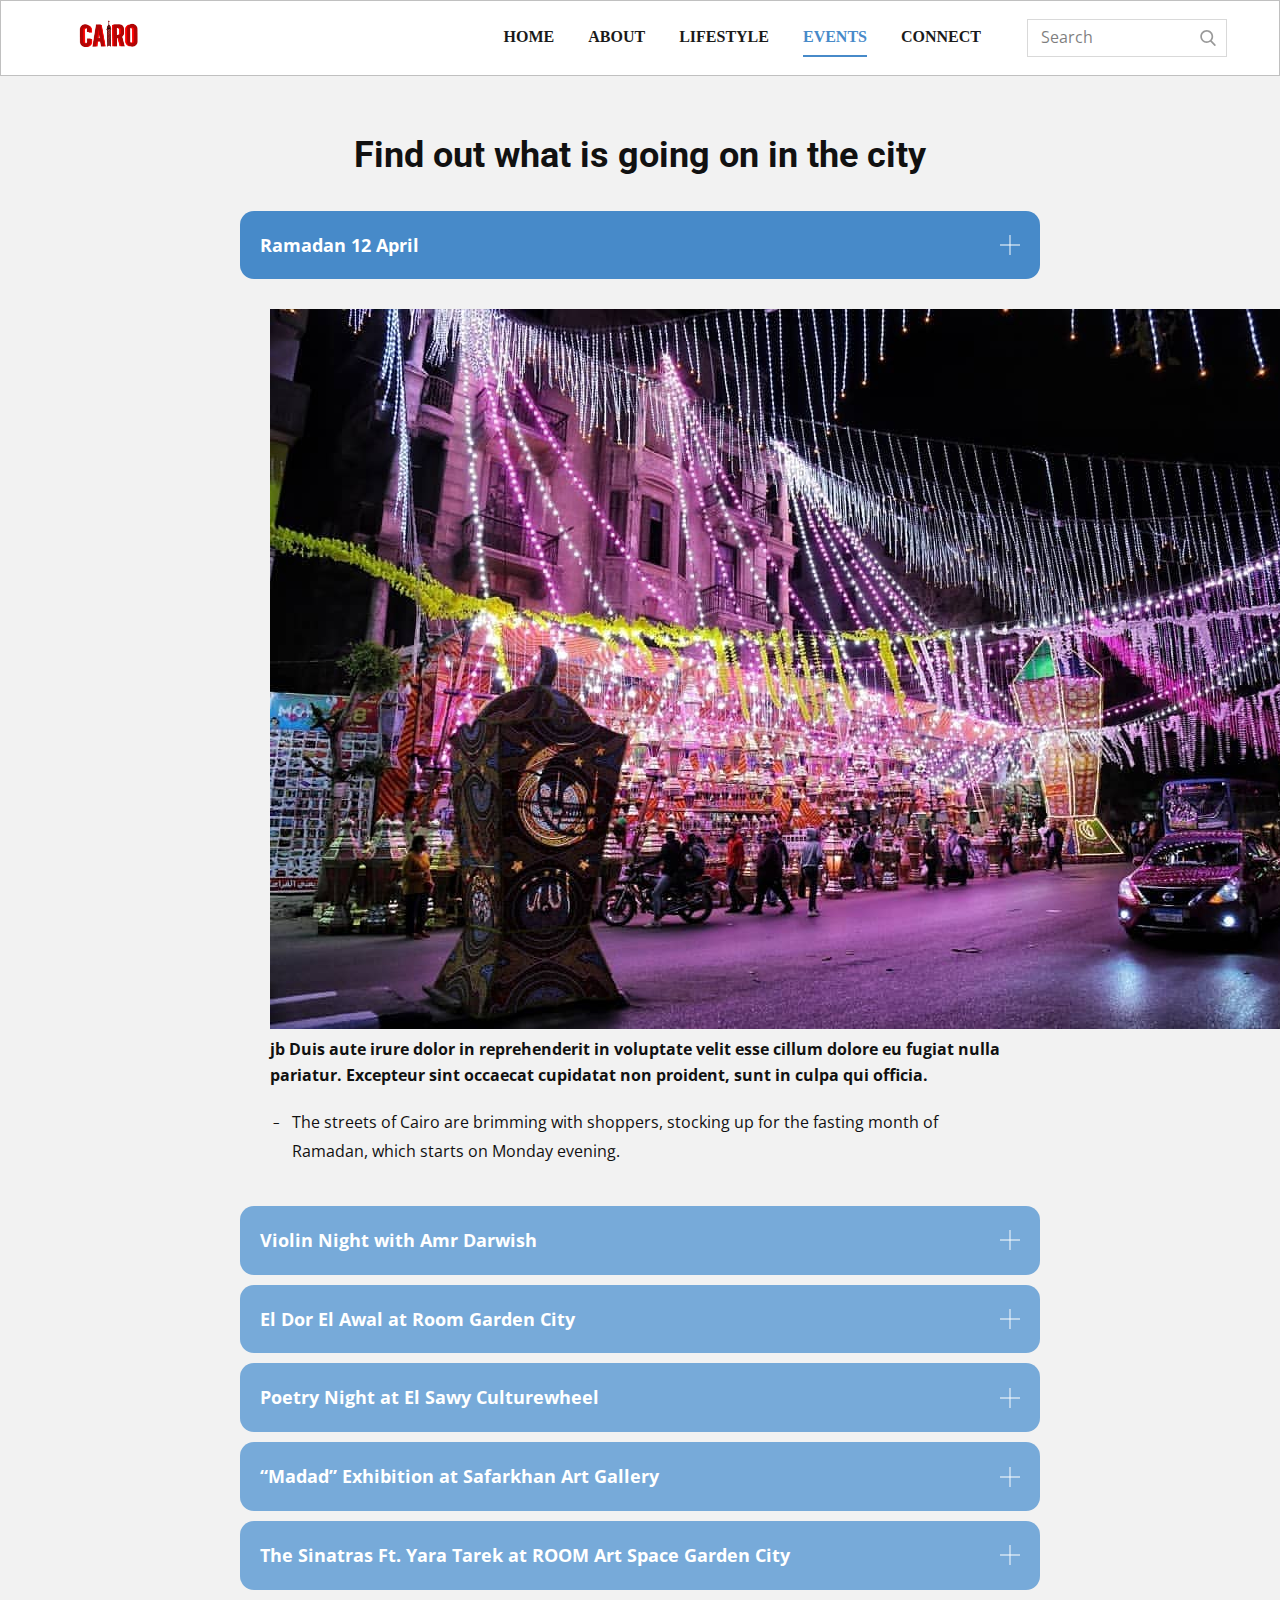
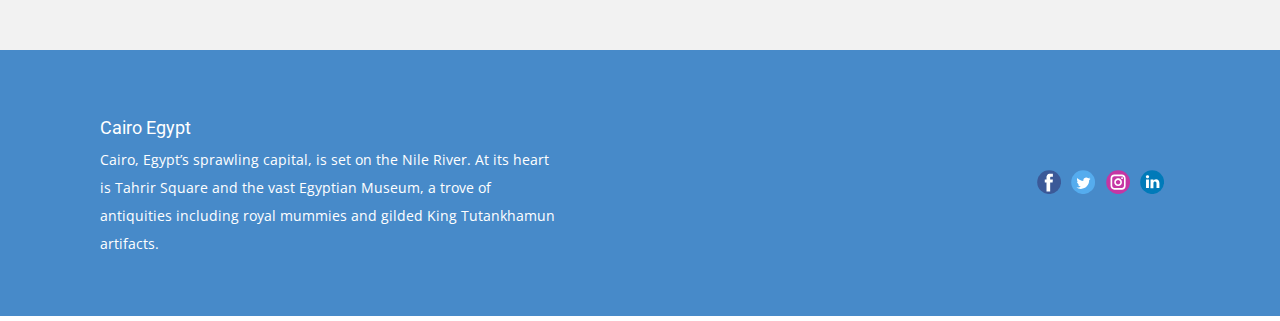
<file: events.html>
<!DOCTYPE html>
<html style="font-size: 16px">
  <head>
    <meta name="viewport" content="width=device-width, initial-scale=1.0" />
    <meta charset="utf-8" />
    <meta name="keywords" content="Find out what is going on in the city" />
    <meta name="description" content="" />
    <meta name="page_type" content="np-template-header-footer-from-plugin" />
    <title>events</title>
    <link rel="stylesheet" href="nicepage.css" media="screen" />
    <link rel="stylesheet" href="events.css" media="screen" />
    <script
      class="u-script"
      type="text/javascript"
      src="jquery.js"
      defer=""
    ></script>
    <script
      class="u-script"
      type="text/javascript"
      src="nicepage.js"
      defer=""
    ></script>
    <meta name="generator" content="Nicepage 3.13.2, nicepage.com" />
    <link
      id="u-theme-google-font"
      rel="stylesheet"
      href="https://fonts.googleapis.com/css?family=Roboto:100,100i,300,300i,400,400i,500,500i,700,700i,900,900i|Open+Sans:300,300i,400,400i,600,600i,700,700i,800,800i"
    />
    <meta property="og:title" content="events" />
    <meta property="og:type" content="website" />
    <meta name="theme-color" content="#478ac9" />
    <link rel="canonical" href="index.html" />
    <meta property="og:url" content="index.html" />
  </head>
  <body class="u-body">
    <header
      class="u-align-center-xs u-border-1 u-border-grey-25 u-clearfix u-header u-header"
      id="sec-2d72"
    >
      <div class="u-clearfix u-sheet u-sheet-1">
        <a
          href="https://nicepage.com"
          class="u-image u-logo u-image-1"
          data-image-width="80"
          data-image-height="40"
        >
          <img
            src="images/default-logo.png"
            class="u-logo-image u-logo-image-1"
            data-image-width="80"
          />
        </a>
        <form
          action="#"
          method="get"
          class="u-border-1 u-border-grey-15 u-search u-search-right u-search-1"
        >
          <button class="u-search-button" type="submit">
            <span class="u-search-icon u-spacing-10 u-text-grey-40">
              <svg
                class="u-svg-link"
                preserveAspectRatio="xMidYMin slice"
                viewBox="0 0 56.966 56.966"
                style=""
              >
                <use
                  xmlns:xlink="http://www.w3.org/1999/xlink"
                  xlink:href="#svg-b04b"
                ></use>
              </svg>
              <svg
                xmlns="http://www.w3.org/2000/svg"
                xmlns:xlink="http://www.w3.org/1999/xlink"
                version="1.1"
                id="svg-b04b"
                x="0px"
                y="0px"
                viewBox="0 0 56.966 56.966"
                style="enable-background: new 0 0 56.966 56.966"
                xml:space="preserve"
                class="u-svg-content"
              >
                <path
                  d="M55.146,51.887L41.588,37.786c3.486-4.144,5.396-9.358,5.396-14.786c0-12.682-10.318-23-23-23s-23,10.318-23,23  s10.318,23,23,23c4.761,0,9.298-1.436,13.177-4.162l13.661,14.208c0.571,0.593,1.339,0.92,2.162,0.92  c0.779,0,1.518-0.297,2.079-0.837C56.255,54.982,56.293,53.08,55.146,51.887z M23.984,6c9.374,0,17,7.626,17,17s-7.626,17-17,17  s-17-7.626-17-17S14.61,6,23.984,6z"
                ></path>
               
              </svg>
            </span>
          </button>
          <input
            class="u-search-input"
            type="search"
            name="search"
            value=""
            placeholder="Search"
          />
        </form>
        <nav
          class="u-align-left u-menu u-menu-dropdown u-nav-spacing-25 u-offcanvas u-menu-1"
        >
          <div
            class="menu-collapse"
            style="
              font-size: 1rem;
              font-weight: 700;
              letter-spacing: 0px;
              text-transform: uppercase;
            "
          >
            <a
              class="u-button-style u-custom-active-border-color u-custom-border u-custom-border-color u-custom-borders u-custom-hover-border-color u-custom-padding-bottom u-custom-text-active-color u-custom-text-color u-custom-text-hover-color u-custom-top-bottom-menu-spacing u-nav-link"
              href="#"
              style="padding: 2px 0px; font-size: calc(1em + 4px)"
            >
              <svg
                class="u-svg-link"
                preserveAspectRatio="xMidYMin slice"
                viewBox="0 0 302 302"
                style=""
              >
                <use
                  xmlns:xlink="http://www.w3.org/1999/xlink"
                  xlink:href="#svg-7b92"
                ></use>
              </svg>
              <svg
                xmlns="http://www.w3.org/2000/svg"
                xmlns:xlink="http://www.w3.org/1999/xlink"
                version="1.1"
                id="svg-7b92"
                x="0px"
                y="0px"
                viewBox="0 0 302 302"
                style="enable-background: new 0 0 302 302"
                xml:space="preserve"
                class="u-svg-content"
              >
               
              </svg>
            </a>
          </div>
          <div class="u-custom-menu u-nav-container">
            <ul class="u-nav u-spacing-30 u-unstyled u-nav-1">
              <li class="u-nav-item">
                <a
                  class="u-border-2 u-border-active-palette-1-base u-border-hover-palette-1-base u-border-no-left u-border-no-right u-border-no-top u-button-style u-nav-link u-text-active-palette-1-base u-text-grey-90 u-text-hover-grey-90"
                  href="index.html"
                  style="padding: 10px 0px"
                  >home</a
                >
              </li>
              <li class="u-nav-item">
                <a
                  class="u-border-2 u-border-active-palette-1-base u-border-hover-palette-1-base u-border-no-left u-border-no-right u-border-no-top u-button-style u-nav-link u-text-active-palette-1-base u-text-grey-90 u-text-hover-grey-90"
                  href="about.html"
                  style="padding: 10px 0px"
                  >about</a
                >
              </li>
              <li class="u-nav-item">
                <a
                  class="u-border-2 u-border-active-palette-1-base u-border-hover-palette-1-base u-border-no-left u-border-no-right u-border-no-top u-button-style u-nav-link u-text-active-palette-1-base u-text-grey-90 u-text-hover-grey-90"
                  href="lifestyle.html"
                  style="padding: 10px 0px"
                  >lifestyle</a
                >
              </li>
              
              <li class="u-nav-item">
                <a
                  class="u-border-2 u-border-active-palette-1-base u-border-hover-palette-1-base u-border-no-left u-border-no-right u-border-no-top u-button-style u-nav-link u-text-active-palette-1-base u-text-grey-90 u-text-hover-grey-90"
                  href="events.html"
                  style="padding: 10px 0px"
                  >events</a
                >
              </li>
              
              <li class="u-nav-item">
                <a
                  class="u-border-2 u-border-active-palette-1-base u-border-hover-palette-1-base u-border-no-left u-border-no-right u-border-no-top u-button-style u-nav-link u-text-active-palette-1-base u-text-grey-90 u-text-hover-grey-90"
                  href="connect.html"
                  style="padding: 10px 0px"
                  >connect</a
                >
              </li>
              
            </ul>
          </div>
            </div>
            <div class="u-black u-menu-overlay u-opacity u-opacity-70"></div>
          </div>
        </nav>
      </div>
    </header>
    <section
      class="u-align-center u-clearfix u-grey-5 u-section-1"
      id="sec-dc48"
    >
      <div class="u-clearfix u-sheet u-valign-middle u-sheet-1">
        <h2 class="u-text u-text-1">Find out what is going on in the city</h2>
        <div class="u-accordion u-spacing-10 u-accordion-1">
          <div class="u-accordion-item">
            <a
              class="active u-accordion-link u-active-palette-1-base u-button-style u-hover-palette-1-light-1 u-palette-1-light-1 u-radius-14 u-accordion-link-1"
              id="link-accordion-0781"
              aria-controls="accordion-0781"
              aria-selected="true"
            >
              <span class="u-accordion-link-text">Ramadan 12 April</span
              ><span
                class="u-accordion-link-icon u-icon u-icon-rectangle u-text-white u-icon-1"
                ><svg
                  class="u-svg-link"
                  preserveAspectRatio="xMidYMin slice"
                  viewBox="0 0 42 42"
                  style=""
                >
                  <use
                    xmlns:xlink="http://www.w3.org/1999/xlink"
                    xlink:href="#svg-f4c1"
                  ></use></svg
                ><svg
                  class="u-svg-content"
                  viewBox="0 0 42 42"
                  x="0px"
                  y="0px"
                  id="svg-f4c1"
                  style="enable-background: new 0 0 42 42"
                >
                  <polygon
                    points="42,20 22,20 22,0 20,0 20,20 0,20 0,22 20,22 20,42 22,42 22,22 42,22 "
                  ></polygon></svg
              ></span>
            </a>
            <div
              class="u-accordion-active u-accordion-pane u-container-style u-shape-rectangle u-accordion-pane-1"
              id="accordion-0781"
              aria-labelledby="link-accordion-0781"
            >
              <div class="u-container-layout u-valign-top u-container-layout-1">
                <p class="u-text u-text-2">
                  <img src="images/ramadan 12.jpg ">jb
                  Duis aute irure dolor in reprehenderit in voluptate velit esse
                  cillum dolore eu fugiat nulla pariatur. Excepteur sint
                  occaecat cupidatat non proident, sunt in culpa qui officia.
                </p>
                <ul class="u-custom-list u-text u-text-3">
                  <li>
                    <div class="u-list-icon">
                      <div
                        xmlns="http://www.w3.org/2000/svg"
                        xmlns:xlink="http://www.w3.org/1999/xlink"
                        version="1.1"
                        xml:space="preserve"
                        class="u-svg-content"
                      >
                        –
                      </div>
                    </div>
                    The streets of Cairo are brimming with shoppers, stocking up
                    for the fasting month of Ramadan, which starts on Monday
                    evening.<br />
                  </li>
                </ul>
              </div>
            </div>
          </div>
          <div class="u-accordion-item">
            <a
              class="u-accordion-link u-active-palette-1-base u-button-style u-hover-palette-1-light-1 u-palette-1-light-1 u-radius-14 u-accordion-link-2"
              id="link-accordion-4c47"
              aria-controls="accordion-4c47"
              aria-selected="false"
            >
              <span class="u-accordion-link-text"
                >Violin Night with Amr Darwish</span
              ><span
                class="u-accordion-link-icon u-icon u-icon-rectangle u-text-white u-icon-2"
                ><svg
                  class="u-svg-link"
                  preserveAspectRatio="xMidYMin slice"
                  viewBox="0 0 42 42"
                  style=""
                >
                  <use
                    xmlns:xlink="http://www.w3.org/1999/xlink"
                    xlink:href="#svg-f2c3"
                  ></use></svg
                ><svg
                  class="u-svg-content"
                  viewBox="0 0 42 42"
                  x="0px"
                  y="0px"
                  id="svg-f2c3"
                  style="enable-background: new 0 0 42 42"
                >
                  <polygon
                    points="42,20 22,20 22,0 20,0 20,20 0,20 0,22 20,22 20,42 22,42 22,22 42,22 "
                  ></polygon></svg
              ></span>
            </a>
            <div
              class="u-accordion-pane u-container-style u-shape-rectangle u-accordion-pane-2"
              id="accordion-4c47"
              aria-labelledby="link-accordion-4c47"
            >
              <div class="u-container-layout u-valign-top u-container-layout-2">
                <ul class="u-custom-list u-text u-text-4">
                  <li>
                    <div class="u-list-icon">
                      <div
                        xmlns="http://www.w3.org/2000/svg"
                        xmlns:xlink="http://www.w3.org/1999/xlink"
                        version="1.1"
                        xml:space="preserve"
                        class="u-svg-content"
                      >
                        –
                      </div>
                    </div>
                    <img src="images/violin night.jpg">
                    Enjoy ROOM’s weekly Violin Night this Saturday with Amr
                    Darwish, who will be playing a beautiful variety of music on
                    the violin.<br />
                  </li>
                </ul>
              </div>
            </div>
          </div>
          <div class="u-accordion-item">
            <a
              class="u-accordion-link u-active-palette-1-base u-button-style u-hover-palette-1-light-1 u-palette-1-light-1 u-radius-14 u-accordion-link-3"
              id="link-accordion-a910"
              aria-controls="accordion-a910"
              aria-selected="false"
            >
              <span class="u-accordion-link-text"
                >El Dor El Awal at Room Garden City</span
              ><span
                class="u-accordion-link-icon u-icon u-icon-rectangle u-text-white u-icon-3"
                ><svg
                  class="u-svg-link"
                  preserveAspectRatio="xMidYMin slice"
                  viewBox="0 0 42 42"
                  style=""
                >
                  <use
                    xmlns:xlink="http://www.w3.org/1999/xlink"
                    xlink:href="#svg-9669"
                  ></use></svg
                ><svg
                  class="u-svg-content"
                  viewBox="0 0 42 42"
                  x="0px"
                  y="0px"
                  id="svg-9669"
                  style="enable-background: new 0 0 42 42"
                >
                  <polygon
                    points="42,20 22,20 22,0 20,0 20,20 0,20 0,22 20,22 20,42 22,42 22,22 42,22 "
                  ></polygon></svg
              ></span>
            </a>
            <div
              class="u-accordion-pane u-container-style u-shape-rectangle u-accordion-pane-3"
              id="accordion-a910"
              aria-labelledby="link-accordion-a910"
            >
              <div class="u-container-layout u-container-layout-3">
                <ul class="u-custom-list u-text u-text-5">
                  <li>
                    <div class="u-list-icon">
                      <div
                        xmlns="http://www.w3.org/2000/svg"
                        xmlns:xlink="http://www.w3.org/1999/xlink"
                        version="1.1"
                        xml:space="preserve"
                        class="u-svg-content"
                      >
                        –
                      </div>
                    </div>
                    <img src="images/garden city.jpg">
                    Don’t miss El Dor El Awal at ROOM Garden City this Saturday,
                    featuring their avant-garde mixture of Jazz &amp; Oriental
                    tunes, sure to keep you entertained all night long.<br />
                  </li>
                </ul>
              </div>
            </div>
          </div>
          <div class="u-accordion-item u-expanded-width">
            <a
              class="u-accordion-link u-active-palette-1-base u-button-style u-hover-palette-1-light-1 u-palette-1-light-1 u-radius-14 u-accordion-link-4"
              id="link-accordion-a910"
              aria-controls="accordion-a910"
              aria-selected="false"
            >
              <span class="u-accordion-link-text"
                >Poetry Night at El Sawy Culturewheel</span
              ><span
                class="u-accordion-link-icon u-icon u-icon-rectangle u-text-white u-icon-4"
                ><svg
                  class="u-svg-link"
                  preserveAspectRatio="xMidYMin slice"
                  viewBox="0 0 42 42"
                  style=""
                >
                  <use
                    xmlns:xlink="http://www.w3.org/1999/xlink"
                    xlink:href="#svg-387c"
                  ></use></svg
                ><svg
                  class="u-svg-content"
                  viewBox="0 0 42 42"
                  x="0px"
                  y="0px"
                  id="svg-387c"
                  style="enable-background: new 0 0 42 42"
                >
                  <polygon
                    points="42,20 22,20 22,0 20,0 20,20 0,20 0,22 20,22 20,42 22,42 22,22 42,22 "
                  ></polygon></svg
              ></span>
            </a>
            <div
              class="u-accordion-pane u-container-style u-shape-rectangle u-accordion-pane-4"
              id="accordion-a910"
              aria-labelledby="link-accordion-a910"
            >
              <div class="u-container-layout u-container-layout-4">
                <ul class="u-custom-list u-text u-text-6">
                  <li>
                    <div class="u-list-icon">
                      <div
                        xmlns="http://www.w3.org/2000/svg"
                        xmlns:xlink="http://www.w3.org/1999/xlink"
                        version="1.1"
                        xml:space="preserve"
                        class="u-svg-content"
                      >
                        –
                      </div>
                    </div>
                    <img src="images/culture wheel.jpg">
                    Catch a night of beautiful Arabic poetry presented by Ali
                    Ahmed, Islam Khallaf, and Tarek Adel at El Sawy Culturewheel
                    this Sunday.<br />
                  </li>
                </ul>
              </div>
            </div>
          </div>
          <div class="u-accordion-item u-expanded-width">
            <a
              class="u-accordion-link u-active-palette-1-base u-button-style u-hover-palette-1-light-1 u-palette-1-light-1 u-radius-14 u-accordion-link-5"
              id="link-accordion-a910"
              aria-controls="accordion-a910"
              aria-selected="false"
            >
              <span class="u-accordion-link-text"
                >“Madad” Exhibition at Safarkhan Art Gallery</span
              ><span
                class="u-accordion-link-icon u-icon u-icon-rectangle u-text-white u-icon-5"
                ><svg
                  class="u-svg-link"
                  preserveAspectRatio="xMidYMin slice"
                  viewBox="0 0 42 42"
                  style=""
                >
                  <use
                    xmlns:xlink="http://www.w3.org/1999/xlink"
                    xlink:href="#svg-746d"
                  ></use></svg
                ><svg
                  class="u-svg-content"
                  viewBox="0 0 42 42"
                  x="0px"
                  y="0px"
                  id="svg-746d"
                  style="enable-background: new 0 0 42 42"
                >
                  <polygon
                    points="42,20 22,20 22,0 20,0 20,20 0,20 0,22 20,22 20,42 22,42 22,22 42,22 "
                  ></polygon></svg
              ></span>
            </a>
            <div
              class="u-accordion-pane u-container-style u-shape-rectangle u-accordion-pane-5"
              id="accordion-a910"
              aria-labelledby="link-accordion-a910"
            >
              <div class="u-container-layout u-container-layout-5">
                <ul class="u-custom-list u-text u-text-7">
                  <li>
                    <div class="u-list-icon">
                      <div
                        xmlns="http://www.w3.org/2000/svg"
                        xmlns:xlink="http://www.w3.org/1999/xlink"
                        version="1.1"
                        xml:space="preserve"
                        class="u-svg-content"
                      >
                        –
                      </div>
                    </div>
                    <img src="images/galary.jpg">
                    Enjoy the works of various artists at Safarkhan’s Madad
                    exhibition, with artwork revolving around the theme of the
                    extension to the divine. The exhibition features works of
                    art by newcomers Mohamed Hassan and Osman Young as well as
                    pieces by Rana Chalabi, all using their unique artistic
                    voices to showcase this common theme.<br />
                  </li>
                </ul>
              </div>
            </div>
          </div>
          <div class="u-accordion-item u-expanded-width">
            <a
              class="u-accordion-link u-active-palette-1-base u-button-style u-hover-palette-1-light-1 u-palette-1-light-1 u-radius-14 u-accordion-link-6"
              id="link-accordion-a910"
              aria-controls="accordion-a910"
              aria-selected="false"
            >
              <span class="u-accordion-link-text"
                >The Sinatras Ft. Yara Tarek at ROOM Art Space Garden City</span
              ><span
                class="u-accordion-link-icon u-icon u-icon-rectangle u-text-white u-icon-6"
                ><svg
                  class="u-svg-link"
                  preserveAspectRatio="xMidYMin slice"
                  viewBox="0 0 42 42"
                  style=""
                >
                  <use
                    xmlns:xlink="http://www.w3.org/1999/xlink"
                    xlink:href="#svg-aefe"
                  ></use></svg
                ><svg
                  class="u-svg-content"
                  viewBox="0 0 42 42"
                  x="0px"
                  y="0px"
                  id="svg-aefe"
                  style="enable-background: new 0 0 42 42"
                >
                  <polygon
                    points="42,20 22,20 22,0 20,0 20,20 0,20 0,22 20,22 20,42 22,42 22,22 42,22 "
                  ></polygon></svg
              ></span>
            </a>
            <div
              class="u-accordion-pane u-container-style u-shape-rectangle u-accordion-pane-6"
              id="accordion-a910"
              aria-labelledby="link-accordion-a910"
            >
              <div class="u-container-layout u-container-layout-6">
                <ul class="u-custom-list u-text u-text-8">
                  <li>
                    <div class="u-list-icon">
                      <div
                        xmlns="http://www.w3.org/2000/svg"
                        xmlns:xlink="http://www.w3.org/1999/xlink"
                        version="1.1"
                        xml:space="preserve"
                        class="u-svg-content"
                      >
                        –
                      </div>
                    </div>
                    <img src="images/room art.jpg">
                    Don’t miss the chance to listen to the greatest hits of
                    iconic Jazz musicians including songs by Frank Sinatra,
                    Billie Holiday, and Ella Fitzgerlad, all covered by The
                    Sinatras and Yara Tarek this Friday at ROOM Art Space Garden
                    City.<br />
                  </li>
                </ul>
              </div>
            </div>
          </div>
        </div>
      </div>
    </section>

    <footer class="u-clearfix u-footer u-palette-1-base" id="sec-7d85">
      <div class="u-clearfix u-sheet u-sheet-1">
        <div
          class="u-clearfix u-expanded-width u-gutter-30 u-layout-wrap u-layout-wrap-1"
        >
          <div class="u-gutter-0 u-layout">
            <div class="u-layout-row">
              <div
                class="u-align-center-sm u-align-center-xs u-align-left-md u-align-left-xl u-container-style u-layout-cell u-left-cell u-size-20 u-size-20-md u-layout-cell-1"
              >
                <div class="u-container-layout u-container-layout-1">
                  <!--position-->
                  <div data-position="" class="u-position u-position-1">
                    <!--block-->
                    <div class="u-block">
                      <div class="u-block-container u-clearfix">
                        <!--block_header-->
                        <h5 class="u-block-header u-text u-text-1">
                          <!--block_header_content-->
                          Cairo Egypt<!--/block_header_content-->
                        </h5>
                        <!--/block_header--><!--block_content-->
                        <div class="u-block-content u-text u-text-2">
                          <!--block_content_content-->Cairo, Egypt’s sprawling
                          capital, is set on the Nile River. At its heart is
                          Tahrir Square and the vast Egyptian Museum, a trove of
                          antiquities including royal mummies and gilded King
                          Tutankhamun artifacts.<!--/block_content_content-->
                        </div>
                        <!--/block_content-->
                      </div>
                    </div>
                    <!--/block-->
                  </div>
                  <!--/position-->
                </div>
              </div>
              <div
                class="u-align-center-sm u-align-left-lg u-align-left-md u-align-left-xl u-container-style u-layout-cell u-size-20 u-size-20-md u-layout-cell-2"
              >
                <div class="u-container-layout u-container-layout-2"></div>
              </div>
              <div
                class="u-align-center-sm u-align-center-xs u-align-left-md u-align-right-lg u-align-right-xl u-container-style u-layout-cell u-right-cell u-size-20 u-size-20-md u-layout-cell-3"
              >
                <div class="u-container-layout u-container-layout-3">
                  <div class="u-social-icons u-spacing-10 u-social-icons-1">
                    <a
                      class="u-social-url"
                      title="facebook"
                      target="_blank"
                      href="#"
                      ><span
                        class="u-icon u-icon-circle u-social-facebook u-social-icon u-icon-1"
                        ><svg
                          class="u-svg-link"
                          preserveAspectRatio="xMidYMin slice"
                          viewBox="0 0 112 112"
                          style=""
                        >
                          <use
                            xmlns:xlink="http://www.w3.org/1999/xlink"
                            xlink:href="#svg-481b"
                          ></use></svg
                        ><svg
                          class="u-svg-content"
                          viewBox="0 0 112 112"
                          x="0"
                          y="0"
                          id="svg-481b"
                        >
                          <circle
                            fill="currentColor"
                            cx="56.1"
                            cy="56.1"
                            r="55"
                          ></circle>
                          <path
                            fill="#FFFFFF"
                            d="M73.5,31.6h-9.1c-1.4,0-3.6,0.8-3.6,3.9v8.5h12.6L72,58.3H60.8v40.8H43.9V58.3h-8V43.9h8v-9.2
            c0-6.7,3.1-17,17-17h12.5v13.9H73.5z"
                          ></path></svg
                      ></span>
                    </a>
                    <a
                      class="u-social-url"
                      title="twitter"
                      target="_blank"
                      href="#"
                      ><span
                        class="u-icon u-icon-circle u-social-icon u-social-twitter u-icon-2"
                        ><svg
                          class="u-svg-link"
                          preserveAspectRatio="xMidYMin slice"
                          viewBox="0 0 112 112"
                          style=""
                        >
                          <use
                            xmlns:xlink="http://www.w3.org/1999/xlink"
                            xlink:href="#svg-52f6"
                          ></use></svg
                        ><svg
                          class="u-svg-content"
                          viewBox="0 0 112 112"
                          x="0"
                          y="0"
                          id="svg-52f6"
                        >
                          <circle
                            fill="currentColor"
                            class="st0"
                            cx="56.1"
                            cy="56.1"
                            r="55"
                          ></circle>
                          <path
                            fill="#FFFFFF"
                            d="M83.8,47.3c0,0.6,0,1.2,0,1.7c0,17.7-13.5,38.2-38.2,38.2C38,87.2,31,85,25,81.2c1,0.1,2.1,0.2,3.2,0.2
            c6.3,0,12.1-2.1,16.7-5.7c-5.9-0.1-10.8-4-12.5-9.3c0.8,0.2,1.7,0.2,2.5,0.2c1.2,0,2.4-0.2,3.5-0.5c-6.1-1.2-10.8-6.7-10.8-13.1
            c0-0.1,0-0.1,0-0.2c1.8,1,3.9,1.6,6.1,1.7c-3.6-2.4-6-6.5-6-11.2c0-2.5,0.7-4.8,1.8-6.7c6.6,8.1,16.5,13.5,27.6,14
            c-0.2-1-0.3-2-0.3-3.1c0-7.4,6-13.4,13.4-13.4c3.9,0,7.3,1.6,9.8,4.2c3.1-0.6,5.9-1.7,8.5-3.3c-1,3.1-3.1,5.8-5.9,7.4
            c2.7-0.3,5.3-1,7.7-2.1C88.7,43,86.4,45.4,83.8,47.3z"
                          ></path></svg
                      ></span>
                    </a>
                    <a
                      class="u-social-url"
                      title="instagram"
                      target="_blank"
                      href="#"
                      ><span
                        class="u-icon u-icon-circle u-social-icon u-social-instagram u-icon-3"
                        ><svg
                          class="u-svg-link"
                          preserveAspectRatio="xMidYMin slice"
                          viewBox="0 0 112 112"
                          style=""
                        >
                          <use
                            xmlns:xlink="http://www.w3.org/1999/xlink"
                            xlink:href="#svg-3d7b"
                          ></use></svg
                        ><svg
                          class="u-svg-content"
                          viewBox="0 0 112 112"
                          x="0"
                          y="0"
                          id="svg-3d7b"
                        >
                          <circle
                            fill="currentColor"
                            cx="56.1"
                            cy="56.1"
                            r="55"
                          ></circle>
                          <path
                            fill="#FFFFFF"
                            d="M55.9,38.2c-9.9,0-17.9,8-17.9,17.9C38,66,46,74,55.9,74c9.9,0,17.9-8,17.9-17.9C73.8,46.2,65.8,38.2,55.9,38.2
            z M55.9,66.4c-5.7,0-10.3-4.6-10.3-10.3c-0.1-5.7,4.6-10.3,10.3-10.3c5.7,0,10.3,4.6,10.3,10.3C66.2,61.8,61.6,66.4,55.9,66.4z"
                          ></path>
                          <path
                            fill="#FFFFFF"
                            d="M74.3,33.5c-2.3,0-4.2,1.9-4.2,4.2s1.9,4.2,4.2,4.2s4.2-1.9,4.2-4.2S76.6,33.5,74.3,33.5z"
                          ></path>
                          <path
                            fill="#FFFFFF"
                            d="M73.1,21.3H38.6c-9.7,0-17.5,7.9-17.5,17.5v34.5c0,9.7,7.9,17.6,17.5,17.6h34.5c9.7,0,17.5-7.9,17.5-17.5V38.8
            C90.6,29.1,82.7,21.3,73.1,21.3z M83,73.3c0,5.5-4.5,9.9-9.9,9.9H38.6c-5.5,0-9.9-4.5-9.9-9.9V38.8c0-5.5,4.5-9.9,9.9-9.9h34.5
            c5.5,0,9.9,4.5,9.9,9.9V73.3z"
                          ></path></svg
                      ></span>
                    </a>
                    <a
                      class="u-social-url"
                      title="linkedin"
                      target="_blank"
                      href="#"
                      ><span
                        class="u-icon u-icon-circle u-social-icon u-social-linkedin u-icon-4"
                        ><svg
                          class="u-svg-link"
                          preserveAspectRatio="xMidYMin slice"
                          viewBox="0 0 112 112"
                          style=""
                        >
                          <use
                            xmlns:xlink="http://www.w3.org/1999/xlink"
                            xlink:href="#svg-d829"
                          ></use></svg
                        ><svg
                          class="u-svg-content"
                          viewBox="0 0 112 112"
                          x="0"
                          y="0"
                          id="svg-d829"
                        >
                          <circle
                            fill="currentColor"
                            cx="56.1"
                            cy="56.1"
                            r="55"
                          ></circle>
                          <path
                            fill="#FFFFFF"
                            d="M41.3,83.7H27.9V43.4h13.4V83.7z M34.6,37.9L34.6,37.9c-4.6,0-7.5-3.1-7.5-7c0-4,3-7,7.6-7s7.4,3,7.5,7
            C42.2,34.8,39.2,37.9,34.6,37.9z M89.6,83.7H76.2V62.2c0-5.4-1.9-9.1-6.8-9.1c-3.7,0-5.9,2.5-6.9,4.9c-0.4,0.9-0.4,2.1-0.4,3.3v22.5
            H48.7c0,0,0.2-36.5,0-40.3h13.4v5.7c1.8-2.7,5-6.7,12.1-6.7c8.8,0,15.4,5.8,15.4,18.1V83.7z"
                          ></path></svg
                      ></span>
                    </a>
                  </div>
                </div>
              </div>
            </div>
          </div>
        </div>
      </div>
    </footer>
  </body>
</html>
</file>
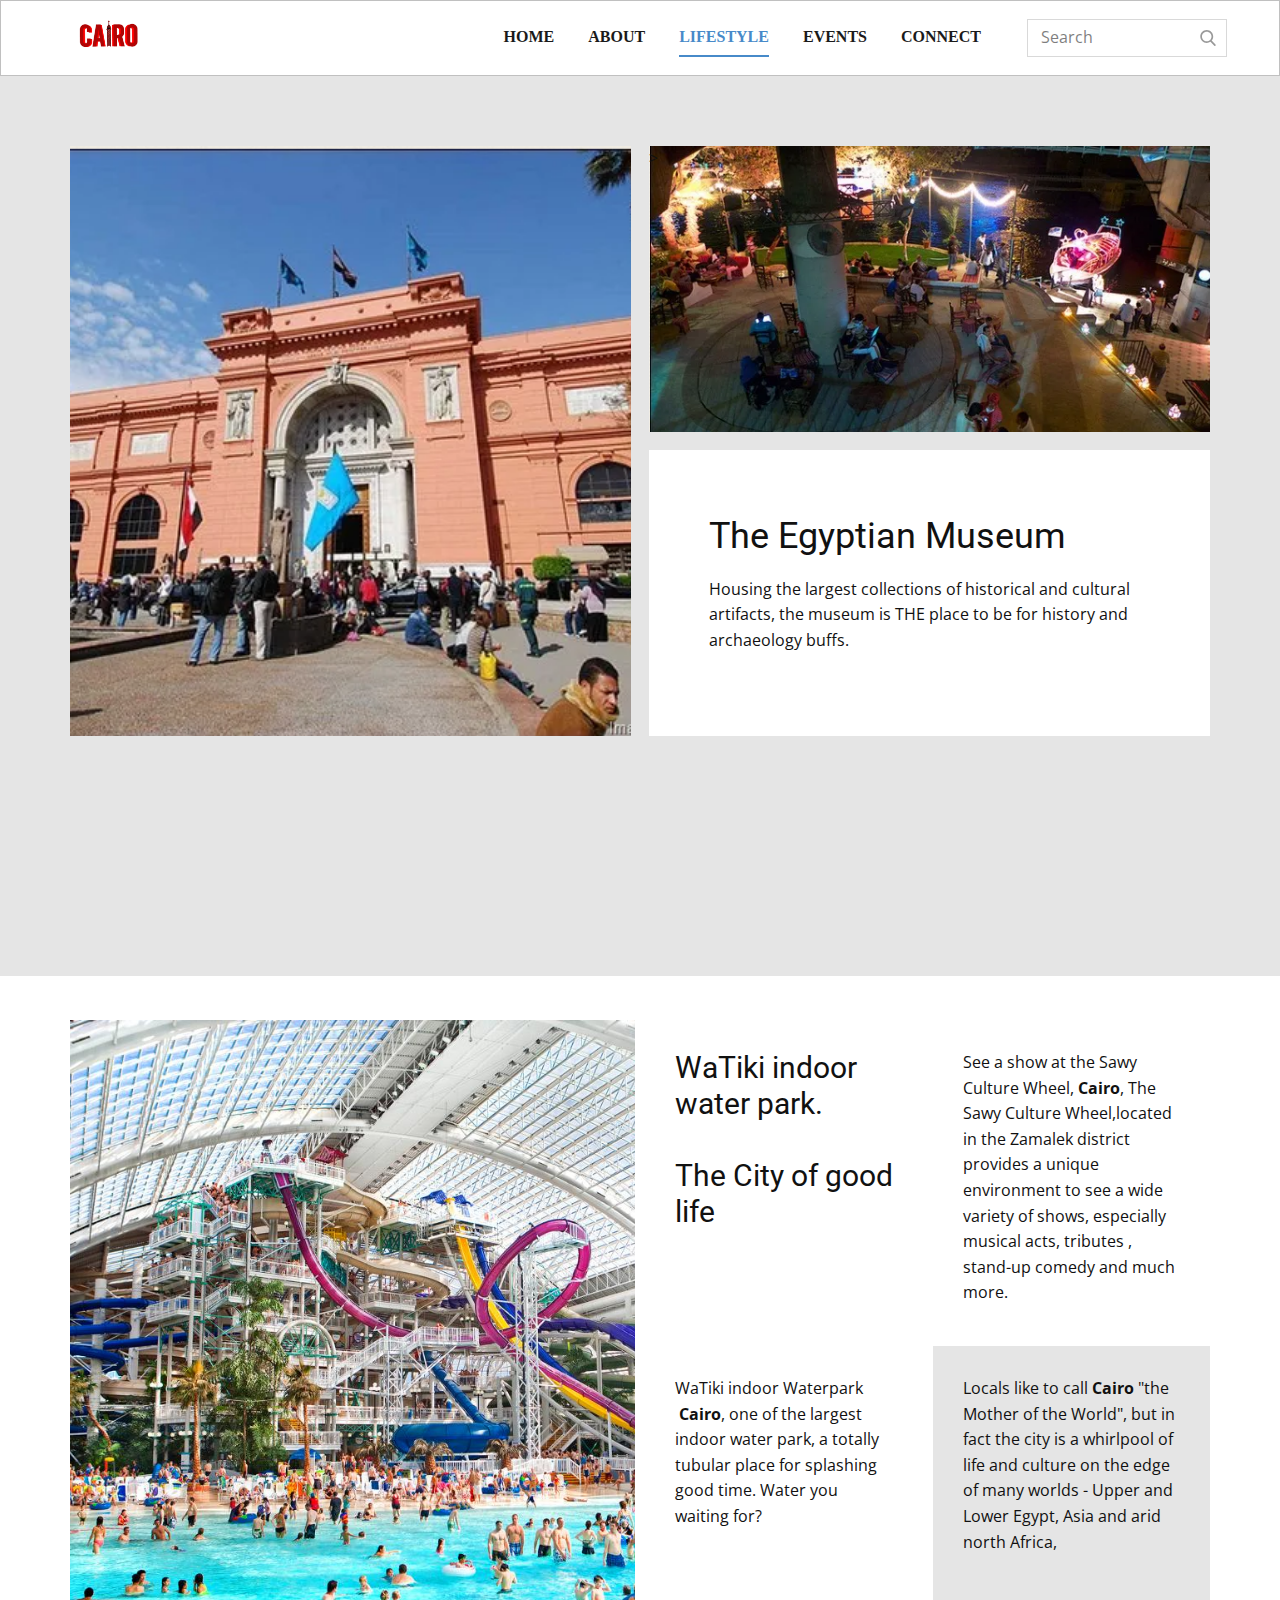
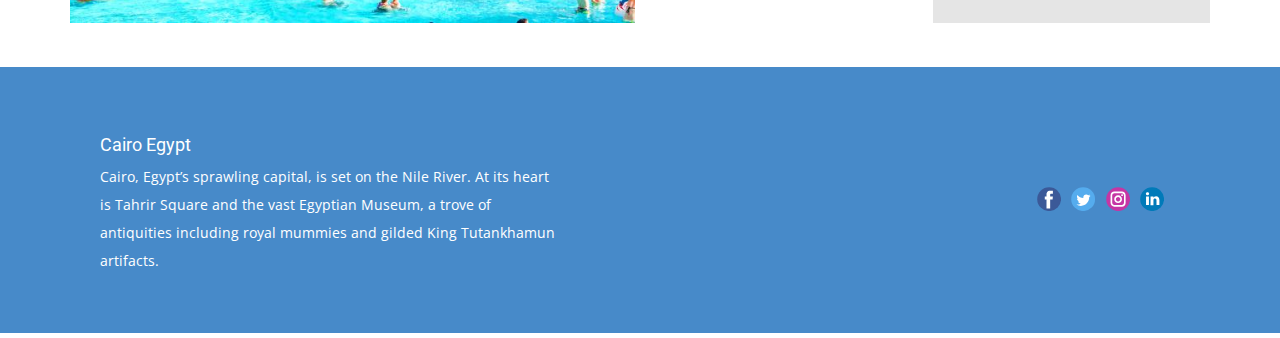
<file: lifestyle.html>
<!DOCTYPE html>
<html style="font-size: 16px">
  <head>
    <meta name="viewport" content="width=device-width, initial-scale=1.0" />
    <meta charset="utf-8" />
    <meta name="keywords" content="The heart of Cairo" />
    <meta name="description" content="" />
    <meta name="page_type" content="np-template-header-footer-from-plugin" />
    <title>lifestyle</title>
    <link rel="stylesheet" href="nicepage.css" media="screen" />
    <link rel="stylesheet" href="lifestyle.css" media="screen" />
    <script
      class="u-script"
      type="text/javascript"
      src="jquery.js"
      defer=""
    ></script>
    <script
      class="u-script"
      type="text/javascript"
      src="nicepage.js"
      defer=""
    ></script>
    <meta name="generator" content="Nicepage 3.13.2, nicepage.com" />
    <link
      id="u-theme-google-font"
      rel="stylesheet"
      href="https://fonts.googleapis.com/css?family=Roboto:100,100i,300,300i,400,400i,500,500i,700,700i,900,900i|Open+Sans:300,300i,400,400i,600,600i,700,700i,800,800i"
    />
    <meta property="og:title" content="lifestyle" />
    <meta property="og:type" content="website" />
    <meta name="theme-color" content="#478ac9" />
    <link rel="canonical" href="index.html" />
    <meta property="og:url" content="index.html" />
  </head>
  <body class="u-body">
    <header
      class="u-align-center-xs u-border-1 u-border-grey-25 u-clearfix u-header u-header"
      id="sec-2d72"
    >
      <div class="u-clearfix u-sheet u-sheet-1">
        <a
          href="https://nicepage.com"
          class="u-image u-logo u-image-1"
          data-image-width="80"
          data-image-height="40"
        >
          <img
            src="images/default-logo.png"
            class="u-logo-image u-logo-image-1"
            data-image-width="80"
          />
        </a>
        <form
          action="#"
          method="get"
          class="u-border-1 u-border-grey-15 u-search u-search-right u-search-1"
        >
          <button class="u-search-button" type="submit">
            <span class="u-search-icon u-spacing-10 u-text-grey-40">
              <svg
                class="u-svg-link"
                preserveAspectRatio="xMidYMin slice"
                viewBox="0 0 56.966 56.966"
                style=""
              >
                <use
                  xmlns:xlink="http://www.w3.org/1999/xlink"
                  xlink:href="#svg-b04b"
                ></use>
              </svg>
              <svg
                xmlns="http://www.w3.org/2000/svg"
                xmlns:xlink="http://www.w3.org/1999/xlink"
                version="1.1"
                id="svg-b04b"
                x="0px"
                y="0px"
                viewBox="0 0 56.966 56.966"
                style="enable-background: new 0 0 56.966 56.966"
                xml:space="preserve"
                class="u-svg-content"
              >
                <path
                  d="M55.146,51.887L41.588,37.786c3.486-4.144,5.396-9.358,5.396-14.786c0-12.682-10.318-23-23-23s-23,10.318-23,23  s10.318,23,23,23c4.761,0,9.298-1.436,13.177-4.162l13.661,14.208c0.571,0.593,1.339,0.92,2.162,0.92  c0.779,0,1.518-0.297,2.079-0.837C56.255,54.982,56.293,53.08,55.146,51.887z M23.984,6c9.374,0,17,7.626,17,17s-7.626,17-17,17  s-17-7.626-17-17S14.61,6,23.984,6z"
                ></path>
                
              </svg>
            </span>
          </button>
          <input
            class="u-search-input"
            type="search"
            name="search"
            value=""
            placeholder="Search"
          />
        </form>
        <nav
          class="u-align-left u-menu u-menu-dropdown u-nav-spacing-25 u-offcanvas u-menu-1"
        >
          <div
            class="menu-collapse"
            style="
              font-size: 1rem;
              font-weight: 700;
              letter-spacing: 0px;
              text-transform: uppercase;
            "
          >
            <a
              class="u-button-style u-custom-active-border-color u-custom-border u-custom-border-color u-custom-borders u-custom-hover-border-color u-custom-padding-bottom u-custom-text-active-color u-custom-text-color u-custom-text-hover-color u-custom-top-bottom-menu-spacing u-nav-link"
              href="#"
              style="padding: 2px 0px; font-size: calc(1em + 4px)"
            >
              <svg
                class="u-svg-link"
                preserveAspectRatio="xMidYMin slice"
                viewBox="0 0 302 302"
                style=""
              >
                <use
                  xmlns:xlink="http://www.w3.org/1999/xlink"
                  xlink:href="#svg-7b92"
                ></use>
              </svg>
              <svg
                xmlns="http://www.w3.org/2000/svg"
                xmlns:xlink="http://www.w3.org/1999/xlink"
                version="1.1"
                id="svg-7b92"
                x="0px"
                y="0px"
                viewBox="0 0 302 302"
                style="enable-background: new 0 0 302 302"
                xml:space="preserve"
                class="u-svg-content"
              >
                <g>
                  <rect y="36" width="302" height="30"></rect>
                  <rect y="236" width="302" height="30"></rect>
                  <rect y="136" width="302" height="30"></rect>
                </g>
                
              </svg>
            </a>
          </div>
          <div class="u-custom-menu u-nav-container">
            <ul class="u-nav u-spacing-30 u-unstyled u-nav-1">
              <li class="u-nav-item">
                <a
                  class="u-border-2 u-border-active-palette-1-base u-border-hover-palette-1-base u-border-no-left u-border-no-right u-border-no-top u-button-style u-nav-link u-text-active-palette-1-base u-text-grey-90 u-text-hover-grey-90"
                  href="index.html"
                  style="padding: 10px 0px"
                  >home</a
                >
              </li>
              <li class="u-nav-item">
                <a
                  class="u-border-2 u-border-active-palette-1-base u-border-hover-palette-1-base u-border-no-left u-border-no-right u-border-no-top u-button-style u-nav-link u-text-active-palette-1-base u-text-grey-90 u-text-hover-grey-90"
                  href="about.html"
                  style="padding: 10px 0px"
                  >about</a
                >
              </li>
              <li class="u-nav-item">
                <a
                  class="u-border-2 u-border-active-palette-1-base u-border-hover-palette-1-base u-border-no-left u-border-no-right u-border-no-top u-button-style u-nav-link u-text-active-palette-1-base u-text-grey-90 u-text-hover-grey-90"
                  href="lifestyle.html"
                  style="padding: 10px 0px"
                  >lifestyle</a
                >
              </li>
              
              <li class="u-nav-item">
                <a
                  class="u-border-2 u-border-active-palette-1-base u-border-hover-palette-1-base u-border-no-left u-border-no-right u-border-no-top u-button-style u-nav-link u-text-active-palette-1-base u-text-grey-90 u-text-hover-grey-90"
                  href="events.html"
                  style="padding: 10px 0px"
                  >events</a
                >
              </li>
              
              <li class="u-nav-item">
                <a
                  class="u-border-2 u-border-active-palette-1-base u-border-hover-palette-1-base u-border-no-left u-border-no-right u-border-no-top u-button-style u-nav-link u-text-active-palette-1-base u-text-grey-90 u-text-hover-grey-90"
                  href="connect.html"
                  style="padding: 10px 0px"
                  >connect</a
                >
              </li>
              
            </ul>
          </div>
            </div>
            <div class="u-black u-menu-overlay u-opacity u-opacity-70"></div>
          </div>
        </nav>
      </div>
    </header>
    <section class="u-clearfix u-grey-10 u-section-1" id="sec-c820">
      <div class="u-clearfix u-sheet u-sheet-1">
        <div
          class="u-clearfix u-expanded-width u-gutter-18 u-layout-wrap u-layout-wrap-1"
        >
          <div class="u-gutter-0 u-layout">
            <div class="u-layout-row">
              <div class="u-size-30 u-size-60-md">
                <div class="u-layout-row">
                  <div
                    class="u-align-left u-container-style u-image u-layout-cell u-left-cell u-size-60 u-image-1"
                    src=""
                    data-image-width="960"
                    data-image-height="662"
                  >
                    <div
                      class="u-container-layout u-valign-middle u-container-layout-1"
                      src=""
                    ></div>
                  </div>
                </div>
              </div>
              <div class="u-size-30 u-size-60-md">
                <div class="u-layout-col">
                  <div
                    class="u-align-left u-container-style u-image u-layout-cell u-right-cell u-size-40 u-image-2">
                    
                  >
                    <div
                      class="u-container-layout u-valign-middle u-container-layout-2"
                      src=""
                    ></div>
                  </div>
                  <div
                    class="u-align-left u-container-style u-layout-cell u-right-cell u-size-20 u-white u-layout-cell-3"
                    src=""
                  >
                    <div class="u-container-layout u-container-layout-3">
                      <h2 class="u-text u-text-1">The Egyptian Museum</h2>
                      <p class="u-text u-text-2">
                        Housing the largest collections of historical and cultural artifacts,
                        the museum is THE place to be for history and archaeology buffs.
                      </p>
                    </div>
                  </div>
                </div>
              </div>
            </div>
          </div>
        </div>
      </div>
    </section>
    <section class="u-clearfix u-section-2" id="sec-adb3">
      <div class="u-clearfix u-sheet u-valign-middle u-sheet-1">
        <div
          class="u-clearfix u-expanded-width u-gutter-10 u-layout-wrap u-layout-wrap-1"
        >
          <div class="u-layout">
            <div class="u-layout-row">
              <div class="u-size-30 u-size-60-md">
                <div class="u-layout-col">
                  <div
                    class="u-container-style u-image u-layout-cell u-left-cell u-size-60 u-image-1"
                    <img src="images/MUSEUM.png"
                    data-image-width="1700"
                    data-imagie-height="1000"
                  >
                    <div
                      class="u-container-layout u-valign-middle u-container-layout-1"
                    ></div>
                  </div>
                </div>
              </div>
              <div class="u-size-30 u-size-60-md">
                <div class="u-layout-col">
                  <div class="u-size-30">
                    <div class="u-layout-row">
                      <div
                        class="u-align-left u-container-style u-layout-cell u-size-30 u-layout-cell-2"
                      >
                        <div class="u-container-layout u-container-layout-2">
                          <h3 class="u-text u-text-1">
                            WaTiki indoor water park.&nbsp;<br />
                            <br />The City of good life
                          </h3>
                        </div>
                      </div>
                      <div
                        class="u-align-left u-container-style u-layout-cell u-right-cell u-size-30 u-layout-cell-3"
                      >
                        <div
                          class="u-container-layout u-valign-top u-container-layout-3"
                        >
                          <p class="u-text u-text-2">
                            See a show at the Sawy Culture Wheel,&nbsp;<b>Cairo</b>, The Sawy Culture Wheel,located
                            in the Zamalek district provides a unique environment to see a wide variety of shows,
                            especially musical acts, tributes , stand-up comedy and much more.<!--  -->
                          </p>
                        </div>
                      </div>
                    </div>
                  </div>
                  <div class="u-size-30">
                    <div class="u-layout-row">
                      <div
                        class="u-align-left u-container-style u-layout-cell u-size-30 u-layout-cell-4"
                      >
                        <div
                          class="u-container-layout u-valign-top u-container-layout-4"
                        >
                          <p class="u-text u-text-3">
                            WaTiki indoor Waterpark
                            &nbsp;<b>Cairo</b>, one of the largest indoor water park,
                            a totally tubular place for splashing good time.
                            Water you waiting for?
                            &nbsp;
                          </p>
                        </div>
                      </div>
                      <div
                        class="u-align-left u-container-style u-grey-10 u-layout-cell u-right-cell u-size-30 u-layout-cell-5"
                      >
                        <div
                          class="u-container-layout u-valign-top u-container-layout-5"
                        >
                          <p class="u-text u-text-4">
                            Locals like to call&nbsp;<b>Cairo</b>&nbsp;"the
                            Mother of the World", but in fact the city is a
                            whirlpool of life and culture on the edge of many
                            worlds - Upper and Lower Egypt, Asia and arid north
                            Africa,
                          </p>
                        </div>
                      </div>
                    </div>
                  </div>
                </div>
              </div>
            </div>
          </div>
        </div>
      </div>
    </section>

    <footer class="u-clearfix u-footer u-palette-1-base" id="sec-7d85">
      <div class="u-clearfix u-sheet u-sheet-1">
        <div
          class="u-clearfix u-expanded-width u-gutter-30 u-layout-wrap u-layout-wrap-1"
        >
          <div class="u-gutter-0 u-layout">
            <div class="u-layout-row">
              <div
                class="u-align-center-sm u-align-center-xs u-align-left-md u-align-left-xl u-container-style u-layout-cell u-left-cell u-size-20 u-size-20-md u-layout-cell-1"
              >
                <div class="u-container-layout u-container-layout-1">
                  <!--position-->
                  <div data-position="" class="u-position u-position-1">
                    <!--block-->
                    <div class="u-block">
                      <div class="u-block-container u-clearfix">
                        <!--block_header-->
                        <h5 class="u-block-header u-text u-text-1">
                          <!--block_header_content-->
                          Cairo Egypt<!--/block_header_content-->
                        </h5>
                        <!--/block_header--><!--block_content-->
                        <div class="u-block-content u-text u-text-2">
                          <!--block_content_content-->Cairo, Egypt’s sprawling
                          capital, is set on the Nile River. At its heart is
                          Tahrir Square and the vast Egyptian Museum, a trove of
                          antiquities including royal mummies and gilded King
                          Tutankhamun artifacts.<!--/block_content_content-->
                        </div>
                        <!--/block_content-->
                      </div>
                    </div>
                    <!--/block-->
                  </div>
                  <!--/position-->
                </div>
              </div>
              <div
                class="u-align-center-sm u-align-left-lg u-align-left-md u-align-left-xl u-container-style u-layout-cell u-size-20 u-size-20-md u-layout-cell-2"
              >
                <div class="u-container-layout u-container-layout-2"></div>
              </div>
              <div
                class="u-align-center-sm u-align-center-xs u-align-left-md u-align-right-lg u-align-right-xl u-container-style u-layout-cell u-right-cell u-size-20 u-size-20-md u-layout-cell-3"
              >
                <div class="u-container-layout u-container-layout-3">
                  <div class="u-social-icons u-spacing-10 u-social-icons-1">
                    <a
                      class="u-social-url"
                      title="facebook"
                      target="_blank"
                      href="#"
                      ><span
                        class="u-icon u-icon-circle u-social-facebook u-social-icon u-icon-1"
                        ><svg
                          class="u-svg-link"
                          preserveAspectRatio="xMidYMin slice"
                          viewBox="0 0 112 112"
                          style=""
                        >
                          <use
                            xmlns:xlink="http://www.w3.org/1999/xlink"
                            xlink:href="#svg-481b"
                          ></use></svg
                        ><svg
                          class="u-svg-content"
                          viewBox="0 0 112 112"
                          x="0"
                          y="0"
                          id="svg-481b"
                        >
                          <circle
                            fill="currentColor"
                            cx="56.1"
                            cy="56.1"
                            r="55"
                          ></circle>
                          <path
                            fill="#FFFFFF"
                            d="M73.5,31.6h-9.1c-1.4,0-3.6,0.8-3.6,3.9v8.5h12.6L72,58.3H60.8v40.8H43.9V58.3h-8V43.9h8v-9.2
            c0-6.7,3.1-17,17-17h12.5v13.9H73.5z"
                          ></path></svg
                      ></span>
                    </a>
                    <a
                      class="u-social-url"
                      title="twitter"
                      target="_blank"
                      href="#"
                      ><span
                        class="u-icon u-icon-circle u-social-icon u-social-twitter u-icon-2"
                        ><svg
                          class="u-svg-link"
                          preserveAspectRatio="xMidYMin slice"
                          viewBox="0 0 112 112"
                          style=""
                        >
                          <use
                            xmlns:xlink="http://www.w3.org/1999/xlink"
                            xlink:href="#svg-52f6"
                          ></use></svg
                        ><svg
                          class="u-svg-content"
                          viewBox="0 0 112 112"
                          x="0"
                          y="0"
                          id="svg-52f6"
                        >
                          <circle
                            fill="currentColor"
                            class="st0"
                            cx="56.1"
                            cy="56.1"
                            r="55"
                          ></circle>
                          <path
                            fill="#FFFFFF"
                            d="M83.8,47.3c0,0.6,0,1.2,0,1.7c0,17.7-13.5,38.2-38.2,38.2C38,87.2,31,85,25,81.2c1,0.1,2.1,0.2,3.2,0.2
            c6.3,0,12.1-2.1,16.7-5.7c-5.9-0.1-10.8-4-12.5-9.3c0.8,0.2,1.7,0.2,2.5,0.2c1.2,0,2.4-0.2,3.5-0.5c-6.1-1.2-10.8-6.7-10.8-13.1
            c0-0.1,0-0.1,0-0.2c1.8,1,3.9,1.6,6.1,1.7c-3.6-2.4-6-6.5-6-11.2c0-2.5,0.7-4.8,1.8-6.7c6.6,8.1,16.5,13.5,27.6,14
            c-0.2-1-0.3-2-0.3-3.1c0-7.4,6-13.4,13.4-13.4c3.9,0,7.3,1.6,9.8,4.2c3.1-0.6,5.9-1.7,8.5-3.3c-1,3.1-3.1,5.8-5.9,7.4
            c2.7-0.3,5.3-1,7.7-2.1C88.7,43,86.4,45.4,83.8,47.3z"
                          ></path></svg
                      ></span>
                    </a>
                    <a
                      class="u-social-url"
                      title="instagram"
                      target="_blank"
                      href="#"
                      ><span
                        class="u-icon u-icon-circle u-social-icon u-social-instagram u-icon-3"
                        ><svg
                          class="u-svg-link"
                          preserveAspectRatio="xMidYMin slice"
                          viewBox="0 0 112 112"
                          style=""
                        >
                          <use
                            xmlns:xlink="http://www.w3.org/1999/xlink"
                            xlink:href="#svg-3d7b"
                          ></use></svg
                        ><svg
                          class="u-svg-content"
                          viewBox="0 0 112 112"
                          x="0"
                          y="0"
                          id="svg-3d7b"
                        >
                          <circle
                            fill="currentColor"
                            cx="56.1"
                            cy="56.1"
                            r="55"
                          ></circle>
                          <path
                            fill="#FFFFFF"
                            d="M55.9,38.2c-9.9,0-17.9,8-17.9,17.9C38,66,46,74,55.9,74c9.9,0,17.9-8,17.9-17.9C73.8,46.2,65.8,38.2,55.9,38.2
            z M55.9,66.4c-5.7,0-10.3-4.6-10.3-10.3c-0.1-5.7,4.6-10.3,10.3-10.3c5.7,0,10.3,4.6,10.3,10.3C66.2,61.8,61.6,66.4,55.9,66.4z"
                          ></path>
                          <path
                            fill="#FFFFFF"
                            d="M74.3,33.5c-2.3,0-4.2,1.9-4.2,4.2s1.9,4.2,4.2,4.2s4.2-1.9,4.2-4.2S76.6,33.5,74.3,33.5z"
                          ></path>
                          <path
                            fill="#FFFFFF"
                            d="M73.1,21.3H38.6c-9.7,0-17.5,7.9-17.5,17.5v34.5c0,9.7,7.9,17.6,17.5,17.6h34.5c9.7,0,17.5-7.9,17.5-17.5V38.8
            C90.6,29.1,82.7,21.3,73.1,21.3z M83,73.3c0,5.5-4.5,9.9-9.9,9.9H38.6c-5.5,0-9.9-4.5-9.9-9.9V38.8c0-5.5,4.5-9.9,9.9-9.9h34.5
            c5.5,0,9.9,4.5,9.9,9.9V73.3z"
                          ></path></svg
                      ></span>
                    </a>
                    <a
                      class="u-social-url"
                      title="linkedin"
                      target="_blank"
                      href="#"
                      ><span
                        class="u-icon u-icon-circle u-social-icon u-social-linkedin u-icon-4"
                        ><svg
                          class="u-svg-link"
                          preserveAspectRatio="xMidYMin slice"
                          viewBox="0 0 112 112"
                          style=""
                        >
                          <use
                            xmlns:xlink="http://www.w3.org/1999/xlink"
                            xlink:href="#svg-d829"
                          ></use></svg
                        ><svg
                          class="u-svg-content"
                          viewBox="0 0 112 112"
                          x="0"
                          y="0"
                          id="svg-d829"
                        >
                          <circle
                            fill="currentColor"
                            cx="56.1"
                            cy="56.1"
                            r="55"
                          ></circle>
                          <path
                            fill="#FFFFFF"
                            d="M41.3,83.7H27.9V43.4h13.4V83.7z M34.6,37.9L34.6,37.9c-4.6,0-7.5-3.1-7.5-7c0-4,3-7,7.6-7s7.4,3,7.5,7
            C42.2,34.8,39.2,37.9,34.6,37.9z M89.6,83.7H76.2V62.2c0-5.4-1.9-9.1-6.8-9.1c-3.7,0-5.9,2.5-6.9,4.9c-0.4,0.9-0.4,2.1-0.4,3.3v22.5
            H48.7c0,0,0.2-36.5,0-40.3h13.4v5.7c1.8-2.7,5-6.7,12.1-6.7c8.8,0,15.4,5.8,15.4,18.1V83.7z"
                          ></path></svg
                      ></span>
                    </a>
                  </div>
                </div>
              </div>
            </div>
          </div>
        </div>
      </div>
    </footer>
  </body>
</html>
</file>
